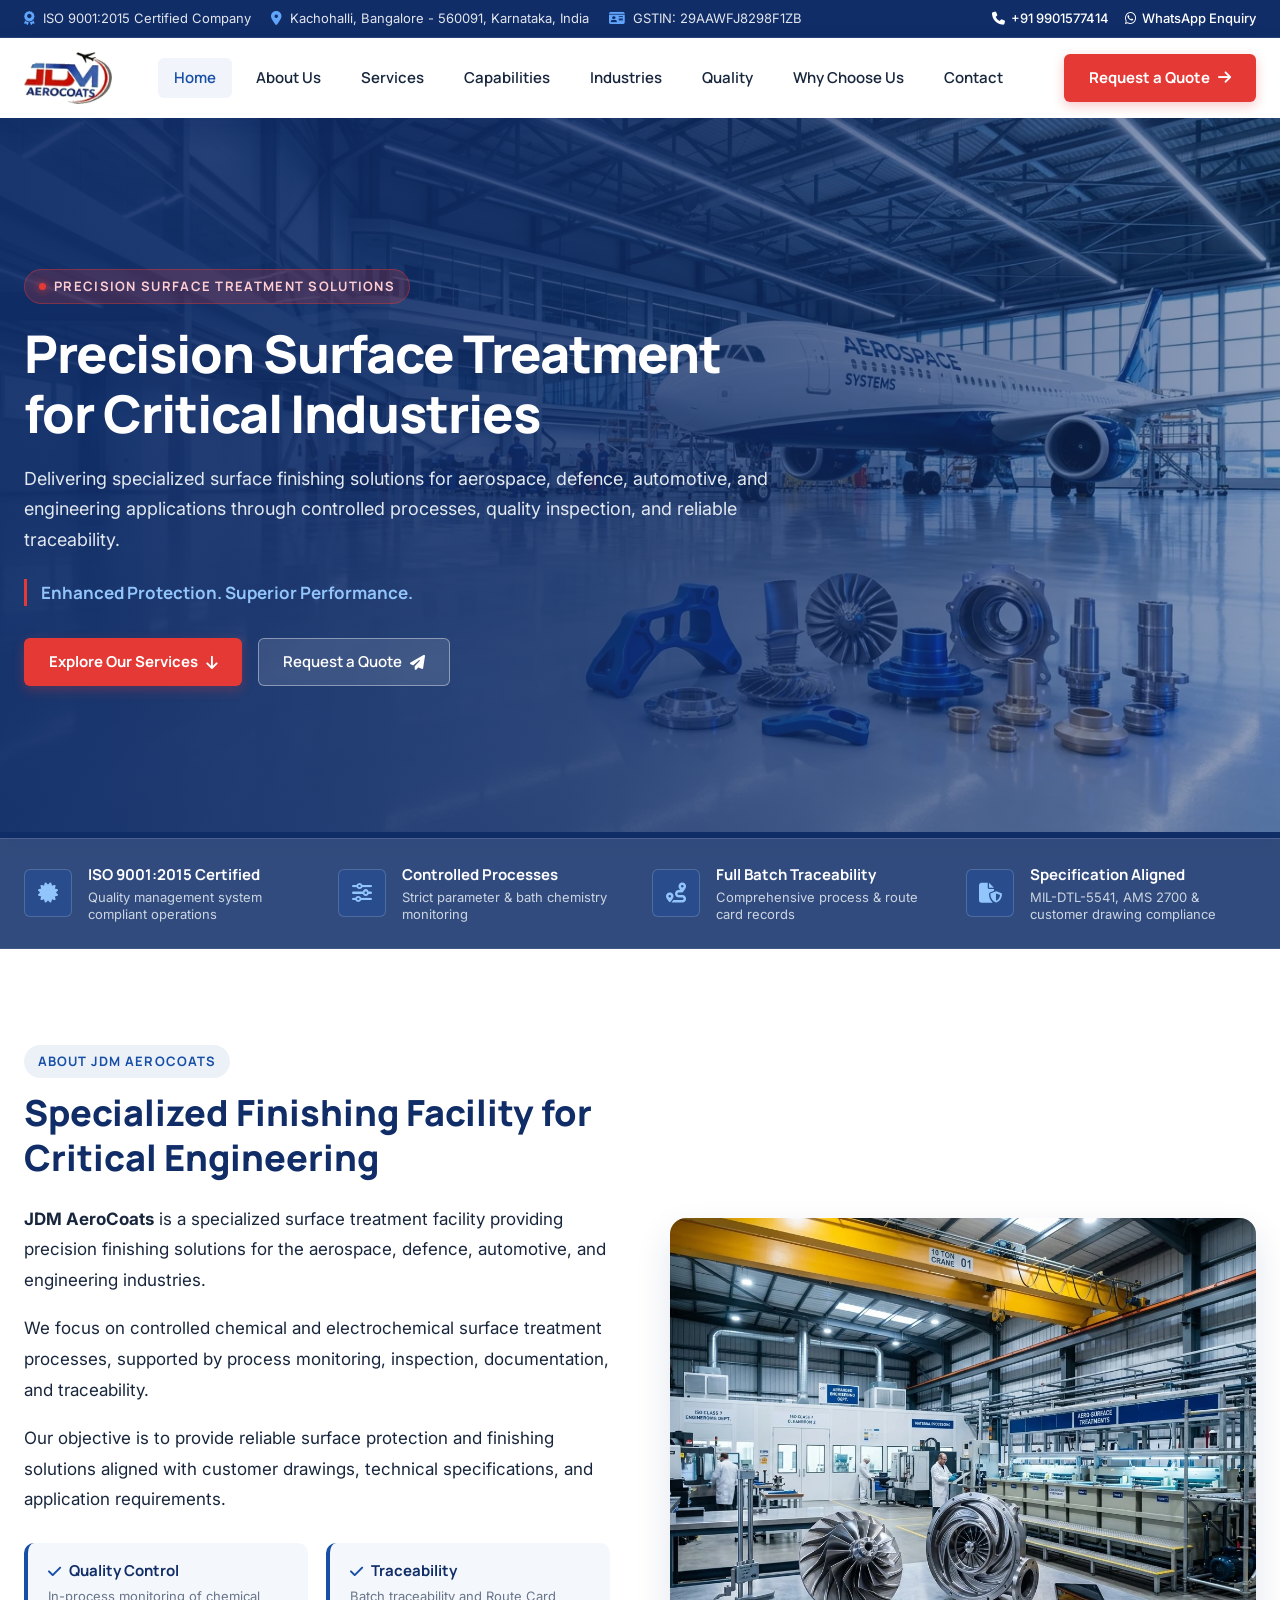
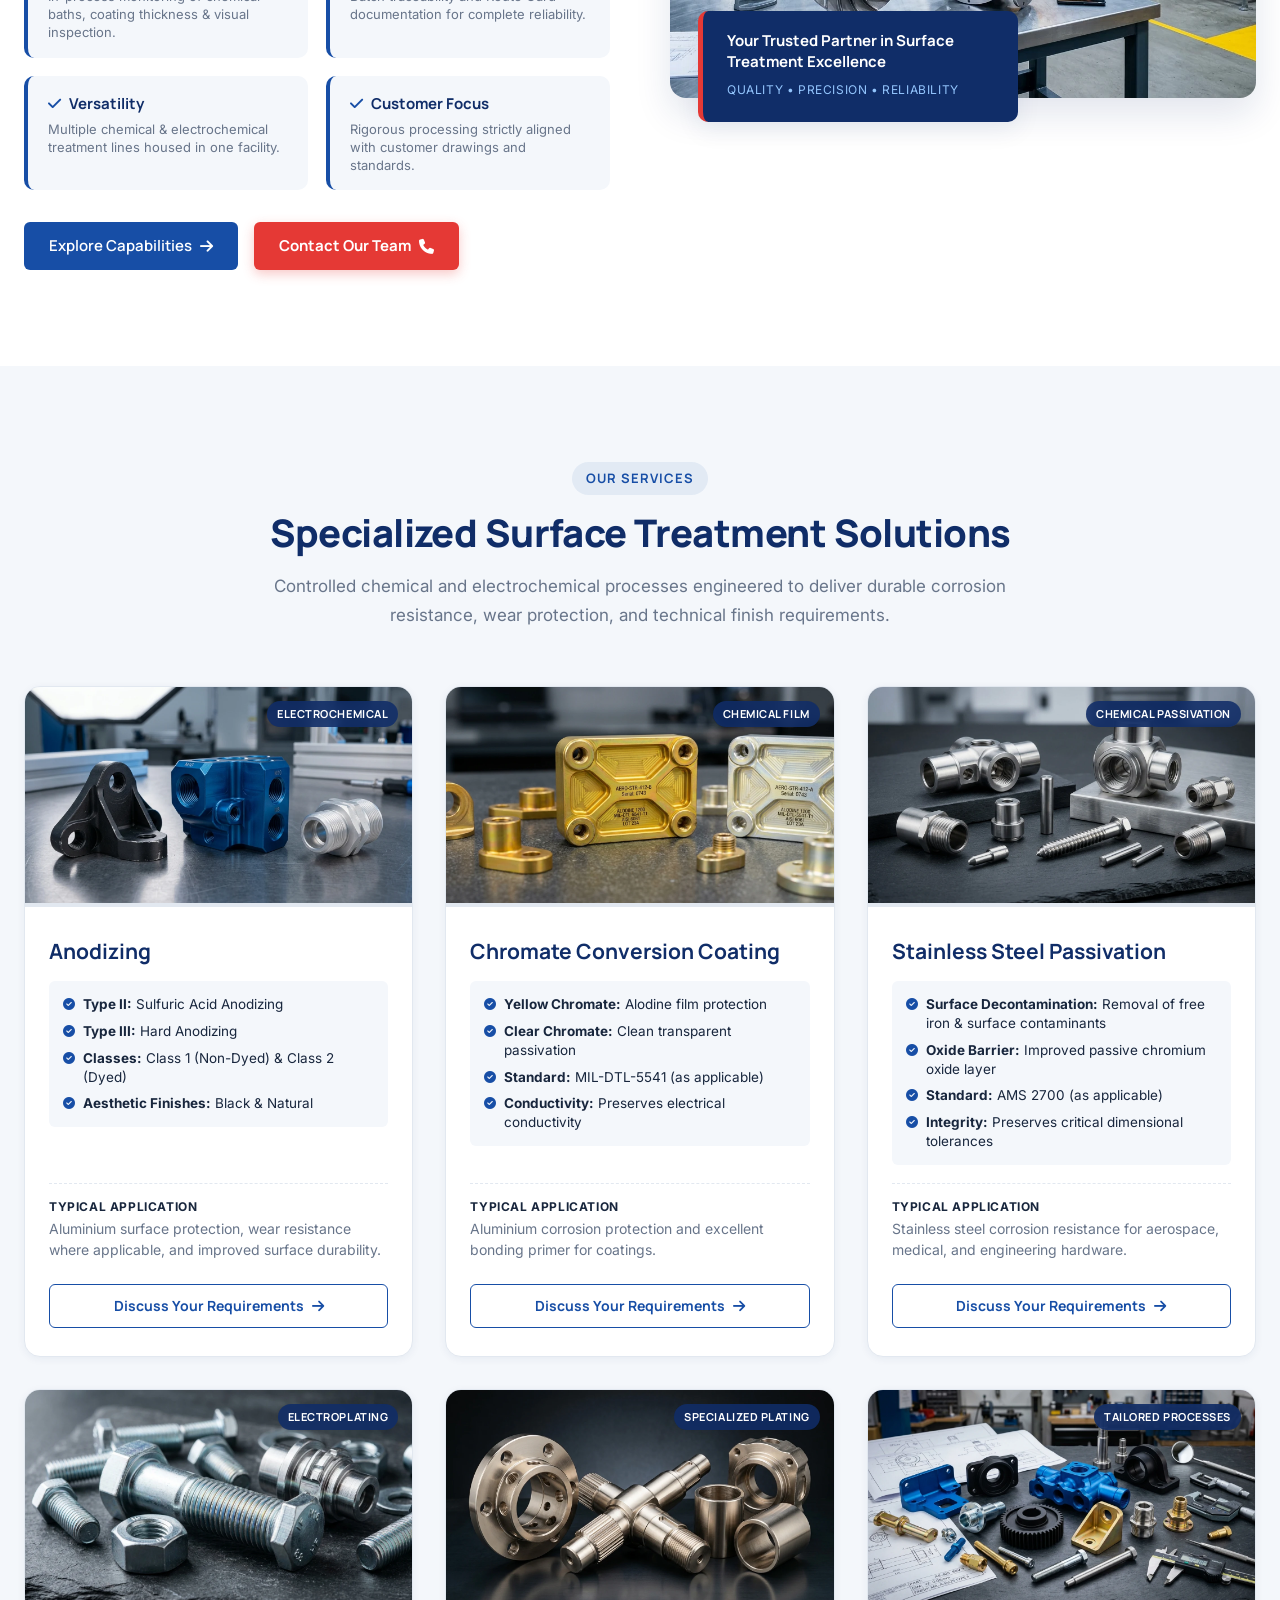
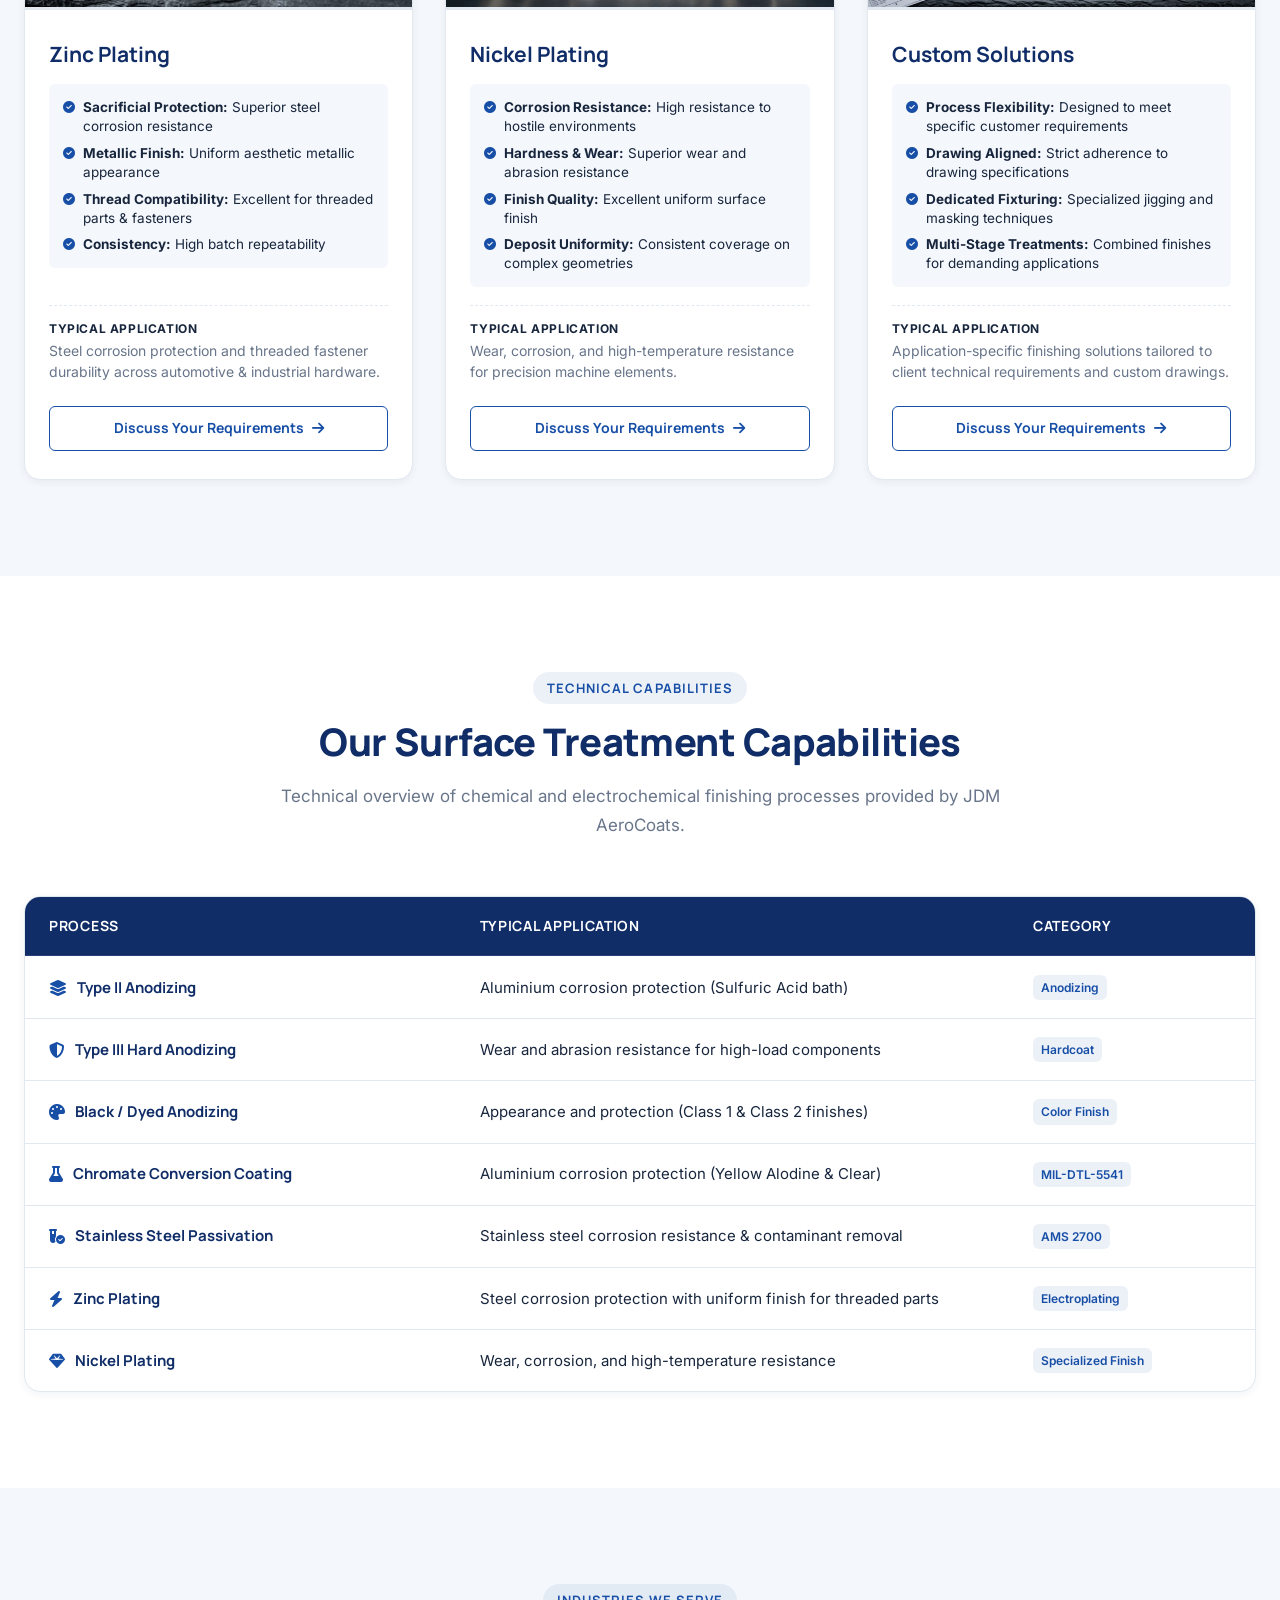
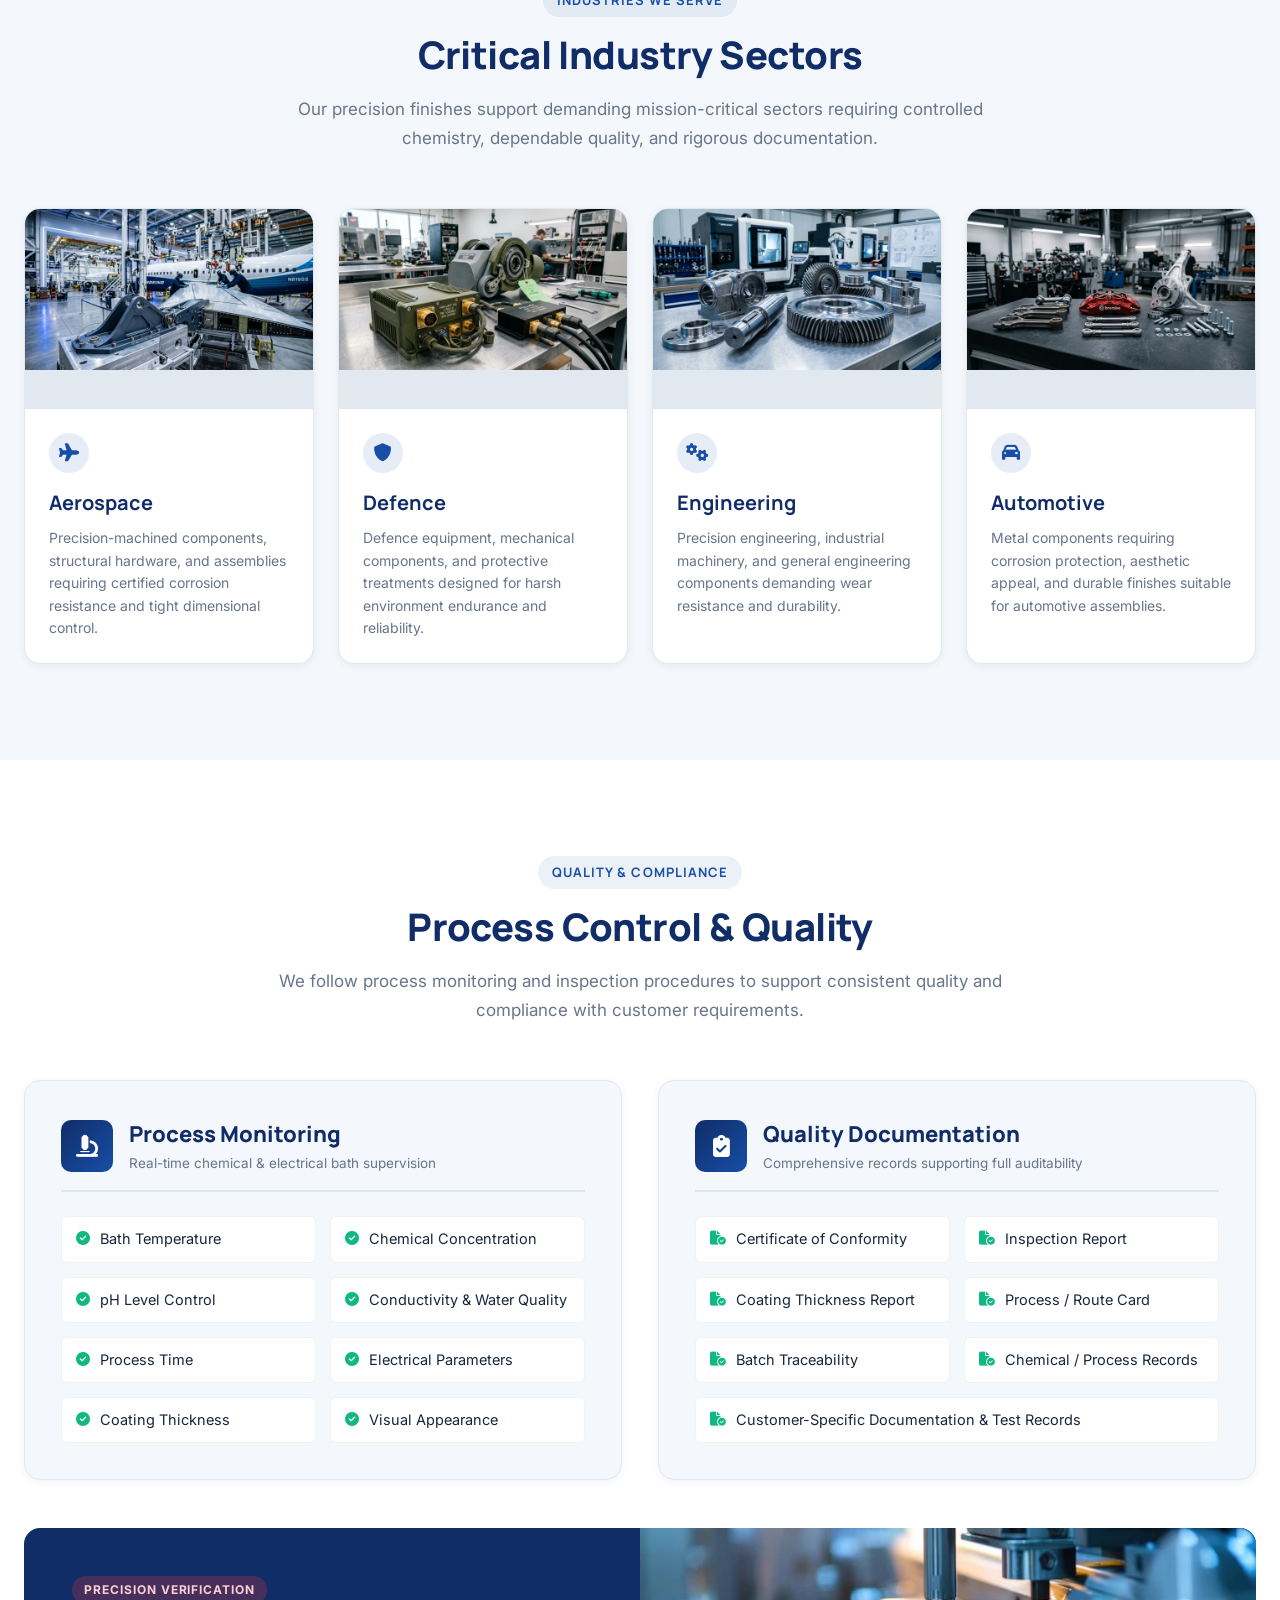
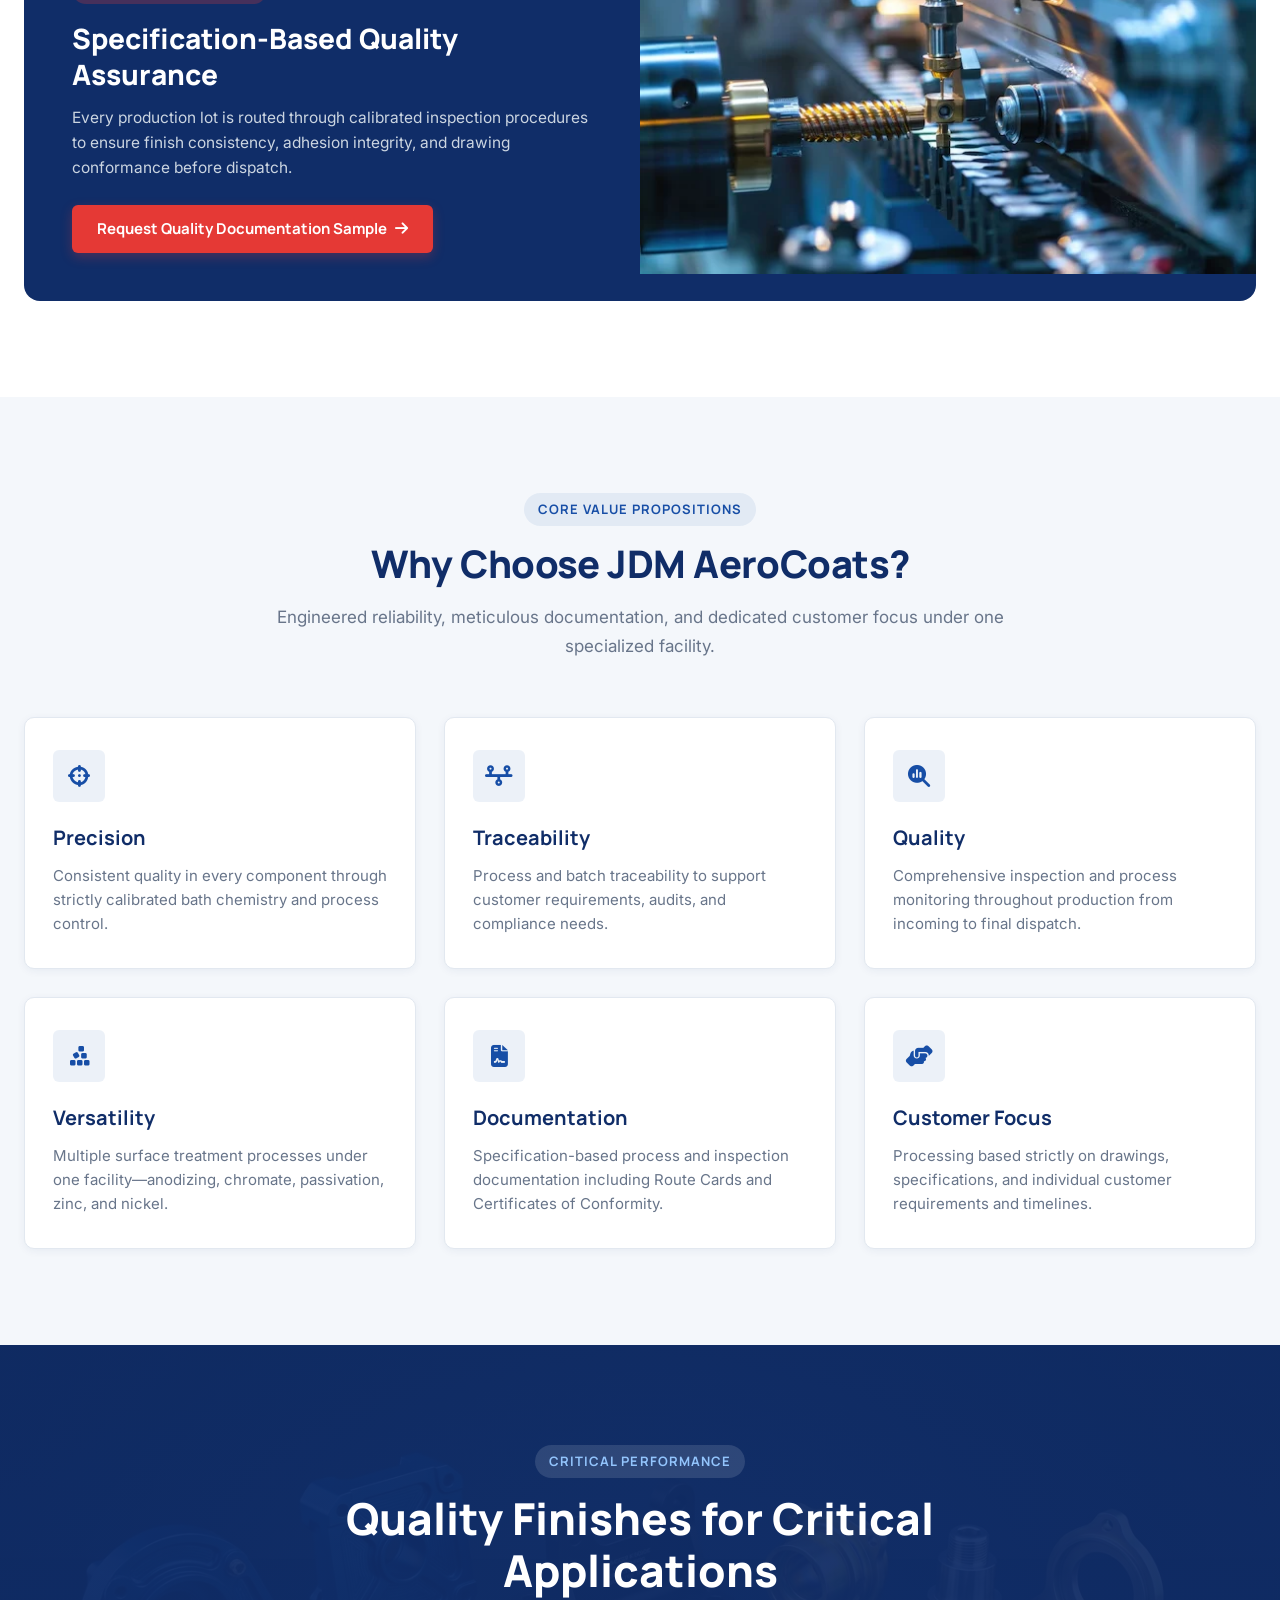
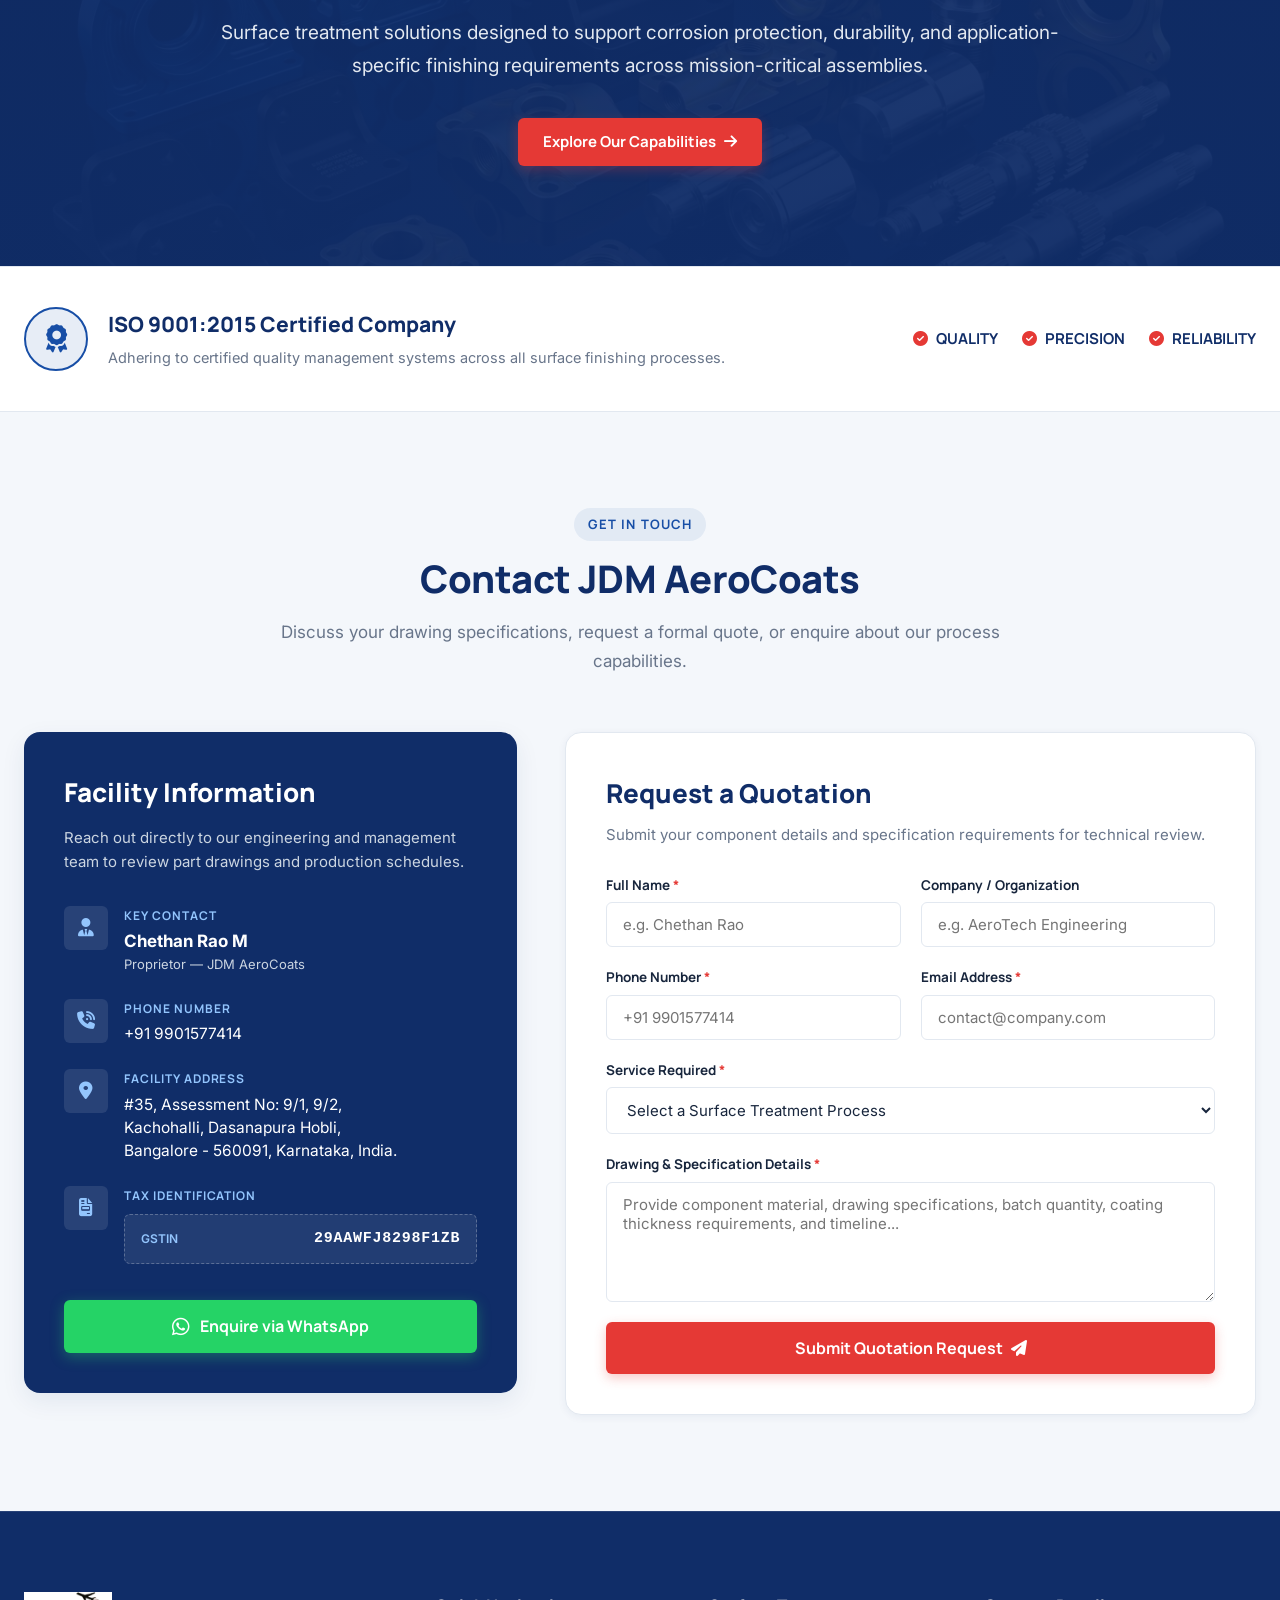
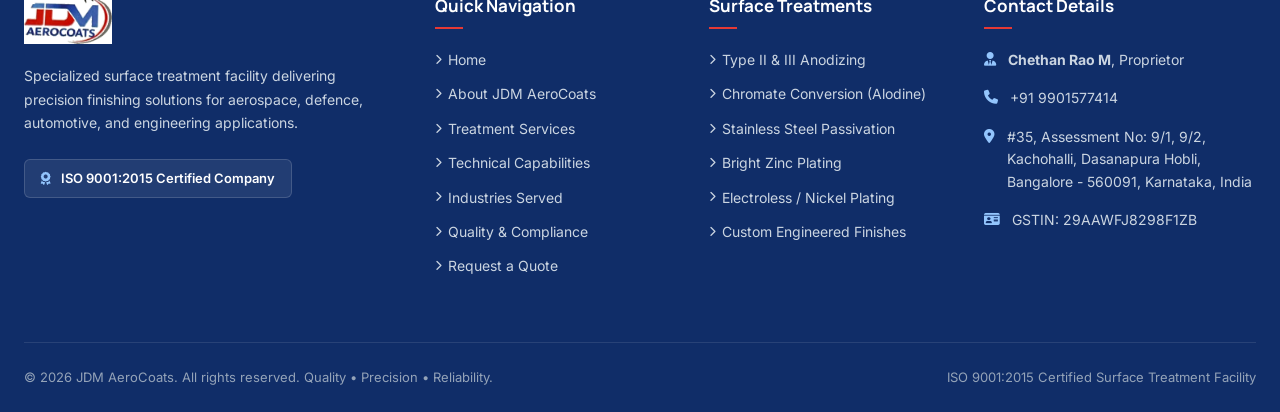
<file: index.html>
<!DOCTYPE html>
<html lang="en">
  <head>
    <meta charset="UTF-8" />
    <meta name="viewport" content="width=device-width, initial-scale=1.0" />
    <title>JDM AeroCoats | Precision Surface Treatment Solutions</title>
    <meta
      name="description"
      content="JDM AeroCoats provides specialized anodizing, chromate conversion coating, stainless steel passivation, zinc plating, and nickel plating solutions for aerospace, defence, automotive, and engineering applications."
    />
    <meta
      name="keywords"
      content="JDM AeroCoats, surface treatment, aerospace anodizing, Type II anodizing, Type III hard anodizing, chromate conversion, Alodine MIL-DTL-5541, stainless steel passivation AMS 2700, zinc plating, nickel plating, Bangalore surface finishing, ISO 9001:2015"
    />
    <meta name="author" content="JDM AeroCoats" />

    <!-- Open Graph Metadata -->
    <meta property="og:title" content="JDM AeroCoats | Precision Surface Treatment Solutions" />
    <meta
      property="og:description"
      content="Specialized surface finishing solutions for aerospace, defence, automotive, and engineering applications. ISO 9001:2015 Certified."
    />
    <meta property="og:type" content="website" />
    <meta property="og:image" content="img/jdm-aerocoats-hero.webp" />

    <!-- Favicon -->
    <link rel="icon" type="image/png" href="logo/jdm-aerocoats-logo.png" />
    <link rel="apple-touch-icon" href="logo/jdm-aerocoats-logo.png" />

    <!-- Google Fonts: Manrope (Headings) & Inter (Body) -->
    <link rel="preconnect" href="https://fonts.googleapis.com" />
    <link rel="preconnect" href="https://fonts.gstatic.com" crossorigin />
    <link
      href="https://fonts.googleapis.com/css2?family=Inter:wght@300;400;500;600;700&family=Manrope:wght@500;600;700;800&display=swap"
      rel="stylesheet"
    />

    <!-- Font Awesome Icons -->
    <link
      rel="stylesheet"
      href="https://cdnjs.cloudflare.com/ajax/libs/font-awesome/6.5.0/css/all.min.css"
    />

    <!-- Stylesheet -->
    <link rel="stylesheet" href="home.css" />
  </head>
  <body>
    <!-- Top Announcement & Contact Bar -->
    <div class="top-notice-bar">
      <div class="container top-notice-container">
        <div class="top-notice-left">
          <div class="top-notice-item">
            <i class="fa-solid fa-award"></i>
            <span>ISO 9001:2015 Certified Company</span>
          </div>
          <div class="top-notice-item">
            <i class="fa-solid fa-location-dot"></i>
            <span>Kachohalli, Bangalore - 560091, Karnataka, India</span>
          </div>
          <div class="top-notice-item">
            <i class="fa-solid fa-id-card"></i>
            <span>GSTIN: 29AAWFJ8298F1ZB</span>
          </div>
        </div>
        <div class="top-notice-right">
          <a href="tel:+919901577414" class="top-notice-link">
            <i class="fa-solid fa-phone"></i>
            <span>+91 9901577414</span>
          </a>
          <a
            href="https://wa.me/919901577414?text=Hello%20JDM%20AeroCoats%2C%20I%20would%20like%20to%20enquire%20about%20your%20surface%20treatment%20services."
            target="_blank"
            rel="noopener noreferrer"
            class="top-notice-link"
          >
            <i class="fa-brands fa-whatsapp"></i>
            <span>WhatsApp Enquiry</span>
          </a>
        </div>
      </div>
    </div>

    <!-- Navigation Bar -->
    <header class="navbar" id="mainNavbar">
      <div class="container navbar-container">
        <a href="#home" class="logo-link" title="JDM AeroCoats Home">
          <img
            src="logo/jdm-aerocoats-logo.png"
            alt="JDM AeroCoats Logo - Precision Surface Treatment Solutions"
            width="217"
            height="128"
          />
        </a>

        <!-- Desktop Navigation Links -->
        <nav class="nav-links" id="navLinks" aria-label="Main Navigation">
          <a href="#home" class="active">Home</a>
          <a href="#about">About Us</a>
          <a href="#services">Services</a>
          <a href="#capabilities">Capabilities</a>
          <a href="#industries">Industries</a>
          <a href="#quality">Quality</a>
          <a href="#why-us">Why Choose Us</a>
          <a href="#contact">Contact</a>
          <a href="#contact" class="btn-primary mobile-quote-btn" style="display: none;">
            Request a Quote
          </a>
        </nav>

        <!-- Navbar Action Button -->
        <div class="nav-actions">
          <a href="#contact" class="btn-primary">
            <span>Request a Quote</span>
            <i class="fa-solid fa-arrow-right"></i>
          </a>
          <button class="menu-toggle" id="menuToggle" aria-label="Toggle navigation menu" aria-expanded="false">
            <span class="hamburger-bar"></span>
            <span class="hamburger-bar"></span>
            <span class="hamburger-bar"></span>
          </button>
        </div>
      </div>
    </header>

    <!-- Main Content -->
    <main>
      <!-- Hero Section (Static High-Resolution Image, Zero Video) -->
      <section class="hero" id="home">
        <div class="hero-background">
          <picture>
            <source srcset="img/jdm-aerocoats-hero.webp" type="image/webp" />
            <img
              src="img/jdm-aerocoats-hero.jpg"
              alt="Aerospace Precision Surface Treatment and Modern Aircraft Manufacturing"
              width="1920"
              height="1080"
              fetchpriority="high"
            />
          </picture>
        </div>
        <div class="hero-overlay"></div>

        <div class="container" style="position: relative; z-index: 3;">
          <div class="hero-content">
            <div class="hero-eyebrow">
              <span class="dot"></span>
              <span>PRECISION SURFACE TREATMENT SOLUTIONS</span>
            </div>

            <h1>Precision Surface Treatment for Critical Industries</h1>

            <p class="hero-description">
              Delivering specialized surface finishing solutions for aerospace, defence, automotive, and engineering applications through controlled processes, quality inspection, and reliable traceability.
            </p>

            <div class="hero-supporting">
              Enhanced Protection. Superior Performance.
            </div>

            <div class="hero-buttons">
              <a href="#services" class="btn-primary">
                <span>Explore Our Services</span>
                <i class="fa-solid fa-arrow-down"></i>
              </a>
              <a href="#contact" class="btn-secondary">
                <span>Request a Quote</span>
                <i class="fa-solid fa-paper-plane"></i>
              </a>
            </div>
          </div>
        </div>
      </section>

      <!-- Hero Trust Badges Strip -->
      <section class="hero-trust-strip" aria-label="Key Highlights">
        <div class="container">
          <div class="hero-trust-grid">
            <div class="hero-trust-item">
              <div class="hero-trust-icon">
                <i class="fa-solid fa-certificate"></i>
              </div>
              <div class="hero-trust-text">
                <h4>ISO 9001:2015 Certified</h4>
                <p>Quality management system compliant operations</p>
              </div>
            </div>

            <div class="hero-trust-item">
              <div class="hero-trust-icon">
                <i class="fa-solid fa-sliders"></i>
              </div>
              <div class="hero-trust-text">
                <h4>Controlled Processes</h4>
                <p>Strict parameter & bath chemistry monitoring</p>
              </div>
            </div>

            <div class="hero-trust-item">
              <div class="hero-trust-icon">
                <i class="fa-solid fa-route"></i>
              </div>
              <div class="hero-trust-text">
                <h4>Full Batch Traceability</h4>
                <p>Comprehensive process & route card records</p>
              </div>
            </div>

            <div class="hero-trust-item">
              <div class="hero-trust-icon">
                <i class="fa-solid fa-file-shield"></i>
              </div>
              <div class="hero-trust-text">
                <h4>Specification Aligned</h4>
                <p>MIL-DTL-5541, AMS 2700 & customer drawing compliance</p>
              </div>
            </div>
          </div>
        </div>
      </section>

      <!-- About JDM AeroCoats Section -->
      <section class="section-padding about-section" id="about">
        <div class="container">
          <div class="about-grid">
            <div class="about-content">
              <span class="section-badge">ABOUT JDM AEROCOATS</span>
              <h2>Specialized Finishing Facility for Critical Engineering</h2>
              
              <p class="about-text">
                <strong>JDM AeroCoats</strong> is a specialized surface treatment facility providing precision finishing solutions for the aerospace, defence, automotive, and engineering industries.
              </p>

              <p class="about-text">
                We focus on controlled chemical and electrochemical surface treatment processes, supported by process monitoring, inspection, documentation, and traceability.
              </p>

              <p class="about-text">
                Our objective is to provide reliable surface protection and finishing solutions aligned with customer drawings, technical specifications, and application requirements.
              </p>

              <div class="about-highlights">
                <div class="about-highlight-card">
                  <h4><i class="fa-solid fa-check"></i> Quality Control</h4>
                  <p>In-process monitoring of chemical baths, coating thickness & visual inspection.</p>
                </div>
                <div class="about-highlight-card">
                  <h4><i class="fa-solid fa-check"></i> Traceability</h4>
                  <p>Batch traceability and Route Card documentation for complete reliability.</p>
                </div>
                <div class="about-highlight-card">
                  <h4><i class="fa-solid fa-check"></i> Versatility</h4>
                  <p>Multiple chemical & electrochemical treatment lines housed in one facility.</p>
                </div>
                <div class="about-highlight-card">
                  <h4><i class="fa-solid fa-check"></i> Customer Focus</h4>
                  <p>Rigorous processing strictly aligned with customer drawings and standards.</p>
                </div>
              </div>

              <div class="about-actions">
                <a href="#services" class="btn-corporate">
                  <span>Explore Capabilities</span>
                  <i class="fa-solid fa-arrow-right"></i>
                </a>
                <a href="#contact" class="btn-primary">
                  <span>Contact Our Team</span>
                  <i class="fa-solid fa-phone"></i>
                </a>
              </div>
            </div>

            <div class="about-visual">
              <div class="about-image-wrapper">
                <picture>
                  <source srcset="img/about-aerospace-facility.webp" type="image/webp" />
                  <img
                    src="img/about-aerospace-facility.jpg"
                    alt="JDM AeroCoats Aerospace Surface Treatment Facility and Precision Turbine Components"
                    loading="lazy"
                    width="800"
                    height="600"
                  />
                </picture>
              </div>

              <div class="about-floating-badge">
                <p>Your Trusted Partner in Surface Treatment Excellence</p>
                <small>Quality • Precision • Reliability</small>
              </div>
            </div>
          </div>
        </div>
      </section>

      <!-- Our Services Section -->
      <section class="section-padding services-section" id="services">
        <div class="container">
          <div class="section-header">
            <span class="section-badge">OUR SERVICES</span>
            <h2 class="section-title">Specialized Surface Treatment Solutions</h2>
            <p class="section-description">
              Controlled chemical and electrochemical processes engineered to deliver durable corrosion resistance, wear protection, and technical finish requirements.
            </p>
          </div>

          <div class="services-grid">
            <!-- Service A: Anodizing -->
            <article class="service-card">
              <div class="service-image">
                <picture>
                  <source srcset="img/anodizing-components.webp" type="image/webp" />
                  <img
                    src="img/anodizing-components.jpg"
                    alt="Type II and Type III Anodized Aluminium Aerospace Components"
                    loading="lazy"
                    width="600"
                    height="400"
                  />
                </picture>
                <span class="service-badge">Electrochemical</span>
              </div>
              <div class="service-body">
                <h3 class="service-title">Anodizing</h3>
                <div class="service-specs">
                  <div class="service-spec-item">
                    <i class="fa-solid fa-circle-check"></i>
                    <span><strong>Type II:</strong> Sulfuric Acid Anodizing</span>
                  </div>
                  <div class="service-spec-item">
                    <i class="fa-solid fa-circle-check"></i>
                    <span><strong>Type III:</strong> Hard Anodizing</span>
                  </div>
                  <div class="service-spec-item">
                    <i class="fa-solid fa-circle-check"></i>
                    <span><strong>Classes:</strong> Class 1 (Non-Dyed) & Class 2 (Dyed)</span>
                  </div>
                  <div class="service-spec-item">
                    <i class="fa-solid fa-circle-check"></i>
                    <span><strong>Aesthetic Finishes:</strong> Black & Natural</span>
                  </div>
                </div>
                <div class="service-application">
                  <strong>Typical Application</strong>
                  Aluminium surface protection, wear resistance where applicable, and improved surface durability.
                </div>
                <a href="#contact" class="service-cta" data-service="Anodizing">
                  <span>Discuss Your Requirements</span>
                  <i class="fa-solid fa-arrow-right"></i>
                </a>
              </div>
            </article>

            <!-- Service B: Chromate Conversion Coating -->
            <article class="service-card">
              <div class="service-image">
                <picture>
                  <source srcset="img/chromate-conversion.webp" type="image/webp" />
                  <img
                    src="img/chromate-conversion.jpg"
                    alt="Chromate Conversion Coated Aerospace Aluminium Components with Alodine Finish"
                    loading="lazy"
                    width="600"
                    height="400"
                  />
                </picture>
                <span class="service-badge">Chemical Film</span>
              </div>
              <div class="service-body">
                <h3 class="service-title">Chromate Conversion Coating</h3>
                <div class="service-specs">
                  <div class="service-spec-item">
                    <i class="fa-solid fa-circle-check"></i>
                    <span><strong>Yellow Chromate:</strong> Alodine film protection</span>
                  </div>
                  <div class="service-spec-item">
                    <i class="fa-solid fa-circle-check"></i>
                    <span><strong>Clear Chromate:</strong> Clean transparent passivation</span>
                  </div>
                  <div class="service-spec-item">
                    <i class="fa-solid fa-circle-check"></i>
                    <span><strong>Standard:</strong> MIL-DTL-5541 (as applicable)</span>
                  </div>
                  <div class="service-spec-item">
                    <i class="fa-solid fa-circle-check"></i>
                    <span><strong>Conductivity:</strong> Preserves electrical conductivity</span>
                  </div>
                </div>
                <div class="service-application">
                  <strong>Typical Application</strong>
                  Aluminium corrosion protection and excellent bonding primer for coatings.
                </div>
                <a href="#contact" class="service-cta" data-service="Chromate Conversion Coating">
                  <span>Discuss Your Requirements</span>
                  <i class="fa-solid fa-arrow-right"></i>
                </a>
              </div>
            </article>

            <!-- Service C: Stainless Steel Passivation -->
            <article class="service-card">
              <div class="service-image">
                <picture>
                  <source srcset="img/stainless-steel-passivation.webp" type="image/webp" />
                  <img
                    src="img/stainless-steel-passivation.jpg"
                    alt="Precision Passivated Stainless Steel Machined Parts under AMS 2700"
                    loading="lazy"
                    width="600"
                    height="400"
                  />
                </picture>
                <span class="service-badge">Chemical Passivation</span>
              </div>
              <div class="service-body">
                <h3 class="service-title">Stainless Steel Passivation</h3>
                <div class="service-specs">
                  <div class="service-spec-item">
                    <i class="fa-solid fa-circle-check"></i>
                    <span><strong>Surface Decontamination:</strong> Removal of free iron & surface contaminants</span>
                  </div>
                  <div class="service-spec-item">
                    <i class="fa-solid fa-circle-check"></i>
                    <span><strong>Oxide Barrier:</strong> Improved passive chromium oxide layer</span>
                  </div>
                  <div class="service-spec-item">
                    <i class="fa-solid fa-circle-check"></i>
                    <span><strong>Standard:</strong> AMS 2700 (as applicable)</span>
                  </div>
                  <div class="service-spec-item">
                    <i class="fa-solid fa-circle-check"></i>
                    <span><strong>Integrity:</strong> Preserves critical dimensional tolerances</span>
                  </div>
                </div>
                <div class="service-application">
                  <strong>Typical Application</strong>
                  Stainless steel corrosion resistance for aerospace, medical, and engineering hardware.
                </div>
                <a href="#contact" class="service-cta" data-service="Stainless Steel Passivation">
                  <span>Discuss Your Requirements</span>
                  <i class="fa-solid fa-arrow-right"></i>
                </a>
              </div>
            </article>

            <!-- Service D: Zinc Plating -->
            <article class="service-card">
              <div class="service-image">
                <picture>
                  <source srcset="img/zinc-plating-components.webp" type="image/webp" />
                  <img
                    src="img/zinc-plating-components.jpg"
                    alt="Bright Zinc Plated Fasteners and Precision Threaded Components"
                    loading="lazy"
                    width="600"
                    height="400"
                  />
                </picture>
                <span class="service-badge">Electroplating</span>
              </div>
              <div class="service-body">
                <h3 class="service-title">Zinc Plating</h3>
                <div class="service-specs">
                  <div class="service-spec-item">
                    <i class="fa-solid fa-circle-check"></i>
                    <span><strong>Sacrificial Protection:</strong> Superior steel corrosion resistance</span>
                  </div>
                  <div class="service-spec-item">
                    <i class="fa-solid fa-circle-check"></i>
                    <span><strong>Metallic Finish:</strong> Uniform aesthetic metallic appearance</span>
                  </div>
                  <div class="service-spec-item">
                    <i class="fa-solid fa-circle-check"></i>
                    <span><strong>Thread Compatibility:</strong> Excellent for threaded parts & fasteners</span>
                  </div>
                  <div class="service-spec-item">
                    <i class="fa-solid fa-circle-check"></i>
                    <span><strong>Consistency:</strong> High batch repeatability</span>
                  </div>
                </div>
                <div class="service-application">
                  <strong>Typical Application</strong>
                  Steel corrosion protection and threaded fastener durability across automotive & industrial hardware.
                </div>
                <a href="#contact" class="service-cta" data-service="Zinc Plating">
                  <span>Discuss Your Requirements</span>
                  <i class="fa-solid fa-arrow-right"></i>
                </a>
              </div>
            </article>

            <!-- Service E: Nickel Plating -->
            <article class="service-card">
              <div class="service-image">
                <picture>
                  <source srcset="img/nickel-plating-components.webp" type="image/webp" />
                  <img
                    src="img/nickel-plating-components.jpg"
                    alt="Electroless Nickel Plated Precision Bushings and Mechanical Parts"
                    loading="lazy"
                    width="600"
                    height="400"
                  />
                </picture>
                <span class="service-badge">Specialized Plating</span>
              </div>
              <div class="service-body">
                <h3 class="service-title">Nickel Plating</h3>
                <div class="service-specs">
                  <div class="service-spec-item">
                    <i class="fa-solid fa-circle-check"></i>
                    <span><strong>Corrosion Resistance:</strong> High resistance to hostile environments</span>
                  </div>
                  <div class="service-spec-item">
                    <i class="fa-solid fa-circle-check"></i>
                    <span><strong>Hardness & Wear:</strong> Superior wear and abrasion resistance</span>
                  </div>
                  <div class="service-spec-item">
                    <i class="fa-solid fa-circle-check"></i>
                    <span><strong>Finish Quality:</strong> Excellent uniform surface finish</span>
                  </div>
                  <div class="service-spec-item">
                    <i class="fa-solid fa-circle-check"></i>
                    <span><strong>Deposit Uniformity:</strong> Consistent coverage on complex geometries</span>
                  </div>
                </div>
                <div class="service-application">
                  <strong>Typical Application</strong>
                  Wear, corrosion, and high-temperature resistance for precision machine elements.
                </div>
                <a href="#contact" class="service-cta" data-service="Nickel Plating">
                  <span>Discuss Your Requirements</span>
                  <i class="fa-solid fa-arrow-right"></i>
                </a>
              </div>
            </article>

            <!-- Service F: Custom Solutions -->
            <article class="service-card">
              <div class="service-image">
                <picture>
                  <source srcset="img/custom-surface-treatment.webp" type="image/webp" />
                  <img
                    src="img/custom-surface-treatment.jpg"
                    alt="Custom Surface Treatment Solutions for Tailored Engineering Specifications"
                    loading="lazy"
                    width="600"
                    height="400"
                  />
                </picture>
                <span class="service-badge">Tailored Processes</span>
              </div>
              <div class="service-body">
                <h3 class="service-title">Custom Solutions</h3>
                <div class="service-specs">
                  <div class="service-spec-item">
                    <i class="fa-solid fa-circle-check"></i>
                    <span><strong>Process Flexibility:</strong> Designed to meet specific customer requirements</span>
                  </div>
                  <div class="service-spec-item">
                    <i class="fa-solid fa-circle-check"></i>
                    <span><strong>Drawing Aligned:</strong> Strict adherence to drawing specifications</span>
                  </div>
                  <div class="service-spec-item">
                    <i class="fa-solid fa-circle-check"></i>
                    <span><strong>Dedicated Fixturing:</strong> Specialized jigging and masking techniques</span>
                  </div>
                  <div class="service-spec-item">
                    <i class="fa-solid fa-circle-check"></i>
                    <span><strong>Multi-Stage Treatments:</strong> Combined finishes for demanding applications</span>
                  </div>
                </div>
                <div class="service-application">
                  <strong>Typical Application</strong>
                  Application-specific finishing solutions tailored to client technical requirements and custom drawings.
                </div>
                <a href="#contact" class="service-cta" data-service="Custom Solutions">
                  <span>Discuss Your Requirements</span>
                  <i class="fa-solid fa-arrow-right"></i>
                </a>
              </div>
            </article>
          </div>
        </div>
      </section>

      <!-- Our Surface Treatment Capabilities Technical Table -->
      <section class="section-padding capabilities-section" id="capabilities">
        <div class="container">
          <div class="section-header">
            <span class="section-badge">TECHNICAL CAPABILITIES</span>
            <h2 class="section-title">Our Surface Treatment Capabilities</h2>
            <p class="section-description">
              Technical overview of chemical and electrochemical finishing processes provided by JDM AeroCoats.
            </p>
          </div>

          <!-- Desktop & Tablet Technical Table -->
          <div class="capabilities-table-wrapper">
            <table class="capabilities-table" aria-label="Surface Treatment Capabilities">
              <thead>
                <tr>
                  <th scope="col" style="width: 35%;">Process</th>
                  <th scope="col" style="width: 45%;">Typical Application</th>
                  <th scope="col" style="width: 20%;">Category</th>
                </tr>
              </thead>
              <tbody>
                <tr>
                  <td>
                    <div class="capability-process-name">
                      <i class="fa-solid fa-layer-group"></i>
                      <span>Type II Anodizing</span>
                    </div>
                  </td>
                  <td>Aluminium corrosion protection (Sulfuric Acid bath)</td>
                  <td><span class="capability-tag">Anodizing</span></td>
                </tr>
                <tr>
                  <td>
                    <div class="capability-process-name">
                      <i class="fa-solid fa-shield-halved"></i>
                      <span>Type III Hard Anodizing</span>
                    </div>
                  </td>
                  <td>Wear and abrasion resistance for high-load components</td>
                  <td><span class="capability-tag">Hardcoat</span></td>
                </tr>
                <tr>
                  <td>
                    <div class="capability-process-name">
                      <i class="fa-solid fa-palette"></i>
                      <span>Black / Dyed Anodizing</span>
                    </div>
                  </td>
                  <td>Appearance and protection (Class 1 & Class 2 finishes)</td>
                  <td><span class="capability-tag">Color Finish</span></td>
                </tr>
                <tr>
                  <td>
                    <div class="capability-process-name">
                      <i class="fa-solid fa-flask"></i>
                      <span>Chromate Conversion Coating</span>
                    </div>
                  </td>
                  <td>Aluminium corrosion protection (Yellow Alodine & Clear)</td>
                  <td><span class="capability-tag">MIL-DTL-5541</span></td>
                </tr>
                <tr>
                  <td>
                    <div class="capability-process-name">
                      <i class="fa-solid fa-vial-circle-check"></i>
                      <span>Stainless Steel Passivation</span>
                    </div>
                  </td>
                  <td>Stainless steel corrosion resistance & contaminant removal</td>
                  <td><span class="capability-tag">AMS 2700</span></td>
                </tr>
                <tr>
                  <td>
                    <div class="capability-process-name">
                      <i class="fa-solid fa-bolt"></i>
                      <span>Zinc Plating</span>
                    </div>
                  </td>
                  <td>Steel corrosion protection with uniform finish for threaded parts</td>
                  <td><span class="capability-tag">Electroplating</span></td>
                </tr>
                <tr>
                  <td>
                    <div class="capability-process-name">
                      <i class="fa-solid fa-gem"></i>
                      <span>Nickel Plating</span>
                    </div>
                  </td>
                  <td>Wear, corrosion, and high-temperature resistance</td>
                  <td><span class="capability-tag">Specialized Finish</span></td>
                </tr>
              </tbody>
            </table>
          </div>

          <!-- Mobile Cards View for Small Screens -->
          <div class="capabilities-mobile-cards">
            <div class="capability-mobile-card">
              <div class="capability-mobile-header">
                <i class="fa-solid fa-layer-group" style="color: var(--corporate-blue);"></i>
                <h4>Type II Anodizing</h4>
              </div>
              <p class="capability-mobile-app"><strong>Typical Application:</strong> Aluminium corrosion protection</p>
              <span class="capability-tag">Sulfuric Acid Bath</span>
            </div>

            <div class="capability-mobile-card">
              <div class="capability-mobile-header">
                <i class="fa-solid fa-shield-halved" style="color: var(--corporate-blue);"></i>
                <h4>Type III Hard Anodizing</h4>
              </div>
              <p class="capability-mobile-app"><strong>Typical Application:</strong> Wear and abrasion resistance</p>
              <span class="capability-tag">Wear Resistant</span>
            </div>

            <div class="capability-mobile-card">
              <div class="capability-mobile-header">
                <i class="fa-solid fa-palette" style="color: var(--corporate-blue);"></i>
                <h4>Black / Dyed Anodizing</h4>
              </div>
              <p class="capability-mobile-app"><strong>Typical Application:</strong> Appearance and protection</p>
              <span class="capability-tag">Class 1 & 2 Dyed</span>
            </div>

            <div class="capability-mobile-card">
              <div class="capability-mobile-header">
                <i class="fa-solid fa-flask" style="color: var(--corporate-blue);"></i>
                <h4>Chromate Conversion Coating</h4>
              </div>
              <p class="capability-mobile-app"><strong>Typical Application:</strong> Aluminium corrosion protection</p>
              <span class="capability-tag">MIL-DTL-5541</span>
            </div>

            <div class="capability-mobile-card">
              <div class="capability-mobile-header">
                <i class="fa-solid fa-vial-circle-check" style="color: var(--corporate-blue);"></i>
                <h4>Stainless Steel Passivation</h4>
              </div>
              <p class="capability-mobile-app"><strong>Typical Application:</strong> Stainless steel corrosion resistance</p>
              <span class="capability-tag">AMS 2700</span>
            </div>

            <div class="capability-mobile-card">
              <div class="capability-mobile-header">
                <i class="fa-solid fa-bolt" style="color: var(--corporate-blue);"></i>
                <h4>Zinc Plating</h4>
              </div>
              <p class="capability-mobile-app"><strong>Typical Application:</strong> Steel corrosion protection</p>
              <span class="capability-tag">Threaded Parts</span>
            </div>

            <div class="capability-mobile-card">
              <div class="capability-mobile-header">
                <i class="fa-solid fa-gem" style="color: var(--corporate-blue);"></i>
                <h4>Nickel Plating</h4>
              </div>
              <p class="capability-mobile-app"><strong>Typical Application:</strong> Wear, corrosion, and high-temperature resistance</p>
              <span class="capability-tag">Uniform Deposit</span>
            </div>
          </div>
        </div>
      </section>

      <!-- Industries We Serve Section -->
      <section class="section-padding industries-section" id="industries">
        <div class="container">
          <div class="section-header">
            <span class="section-badge">INDUSTRIES WE SERVE</span>
            <h2 class="section-title">Critical Industry Sectors</h2>
            <p class="section-description">
              Our precision finishes support demanding mission-critical sectors requiring controlled chemistry, dependable quality, and rigorous documentation.
            </p>
          </div>

          <div class="industries-grid">
            <!-- Aerospace -->
            <article class="industry-card">
              <div class="industry-image">
                <picture>
                  <source srcset="img/aerospace-industry.webp" type="image/webp" />
                  <img
                    src="img/aerospace-industry.jpg"
                    alt="Aerospace Precision Components and Aircraft Hardware Finishing"
                    loading="lazy"
                    width="400"
                    height="300"
                  />
                </picture>
              </div>
              <div class="industry-body">
                <div class="industry-icon-pill">
                  <i class="fa-solid fa-plane"></i>
                </div>
                <h3 class="industry-title">Aerospace</h3>
                <p class="industry-desc">
                  Precision-machined components, structural hardware, and assemblies requiring certified corrosion resistance and tight dimensional control.
                </p>
              </div>
            </article>

            <!-- Defence -->
            <article class="industry-card">
              <div class="industry-image">
                <picture>
                  <source srcset="img/defence-engineering.webp" type="image/webp" />
                  <img
                    src="img/defence-engineering.jpg"
                    alt="Defence Industrial Equipment and Precision Mechanical Assemblies"
                    loading="lazy"
                    width="400"
                    height="300"
                  />
                </picture>
              </div>
              <div class="industry-body">
                <div class="industry-icon-pill">
                  <i class="fa-solid fa-shield"></i>
                </div>
                <h3 class="industry-title">Defence</h3>
                <p class="industry-desc">
                  Defence equipment, mechanical components, and protective treatments designed for harsh environment endurance and reliability.
                </p>
              </div>
            </article>

            <!-- Engineering -->
            <article class="industry-card">
              <div class="industry-image">
                <picture>
                  <source srcset="img/precision-engineering.webp" type="image/webp" />
                  <img
                    src="img/precision-engineering.jpg"
                    alt="Precision Engineering Machined Components, Gears, and Flanges"
                    loading="lazy"
                    width="400"
                    height="300"
                  />
                </picture>
              </div>
              <div class="industry-body">
                <div class="industry-icon-pill">
                  <i class="fa-solid fa-gears"></i>
                </div>
                <h3 class="industry-title">Engineering</h3>
                <p class="industry-desc">
                  Precision engineering, industrial machinery, and general engineering components demanding wear resistance and durability.
                </p>
              </div>
            </article>

            <!-- Automotive -->
            <article class="industry-card">
              <div class="industry-image">
                <picture>
                  <source srcset="img/automotive-components.webp" type="image/webp" />
                  <img
                    src="img/automotive-components.jpg"
                    alt="Automotive Performance and Powertrain Metal Components"
                    loading="lazy"
                    width="400"
                    height="300"
                  />
                </picture>
              </div>
              <div class="industry-body">
                <div class="industry-icon-pill">
                  <i class="fa-solid fa-car"></i>
                </div>
                <h3 class="industry-title">Automotive</h3>
                <p class="industry-desc">
                  Metal components requiring corrosion protection, aesthetic appeal, and durable finishes suitable for automotive assemblies.
                </p>
              </div>
            </article>
          </div>
        </div>
      </section>

      <!-- Process Control & Quality Section -->
      <section class="section-padding quality-section" id="quality">
        <div class="container">
          <div class="section-header">
            <span class="section-badge">QUALITY & COMPLIANCE</span>
            <h2 class="section-title">Process Control & Quality</h2>
            <p class="section-description">
              We follow process monitoring and inspection procedures to support consistent quality and compliance with customer requirements.
            </p>
          </div>

          <div class="quality-grid">
            <!-- Process Monitoring Card -->
            <div class="quality-dashboard-card">
              <div class="quality-card-header">
                <div class="quality-card-icon">
                  <i class="fa-solid fa-microscope"></i>
                </div>
                <div>
                  <h3>Process Monitoring</h3>
                  <p>Real-time chemical & electrical bath supervision</p>
                </div>
              </div>

              <div class="quality-checklist">
                <div class="quality-check-item">
                  <i class="fa-solid fa-circle-check"></i>
                  <span>Bath Temperature</span>
                </div>
                <div class="quality-check-item">
                  <i class="fa-solid fa-circle-check"></i>
                  <span>Chemical Concentration</span>
                </div>
                <div class="quality-check-item">
                  <i class="fa-solid fa-circle-check"></i>
                  <span>pH Level Control</span>
                </div>
                <div class="quality-check-item">
                  <i class="fa-solid fa-circle-check"></i>
                  <span>Conductivity & Water Quality</span>
                </div>
                <div class="quality-check-item">
                  <i class="fa-solid fa-circle-check"></i>
                  <span>Process Time</span>
                </div>
                <div class="quality-check-item">
                  <i class="fa-solid fa-circle-check"></i>
                  <span>Electrical Parameters</span>
                </div>
                <div class="quality-check-item">
                  <i class="fa-solid fa-circle-check"></i>
                  <span>Coating Thickness</span>
                </div>
                <div class="quality-check-item">
                  <i class="fa-solid fa-circle-check"></i>
                  <span>Visual Appearance</span>
                </div>
              </div>
            </div>

            <!-- Quality Documentation Card -->
            <div class="quality-dashboard-card">
              <div class="quality-card-header">
                <div class="quality-card-icon">
                  <i class="fa-solid fa-clipboard-check"></i>
                </div>
                <div>
                  <h3>Quality Documentation</h3>
                  <p>Comprehensive records supporting full auditability</p>
                </div>
              </div>

              <div class="quality-checklist">
                <div class="quality-check-item">
                  <i class="fa-solid fa-file-circle-check"></i>
                  <span>Certificate of Conformity</span>
                </div>
                <div class="quality-check-item">
                  <i class="fa-solid fa-file-circle-check"></i>
                  <span>Inspection Report</span>
                </div>
                <div class="quality-check-item">
                  <i class="fa-solid fa-file-circle-check"></i>
                  <span>Coating Thickness Report</span>
                </div>
                <div class="quality-check-item">
                  <i class="fa-solid fa-file-circle-check"></i>
                  <span>Process / Route Card</span>
                </div>
                <div class="quality-check-item">
                  <i class="fa-solid fa-file-circle-check"></i>
                  <span>Batch Traceability</span>
                </div>
                <div class="quality-check-item">
                  <i class="fa-solid fa-file-circle-check"></i>
                  <span>Chemical / Process Records</span>
                </div>
                <div class="quality-check-item" style="grid-column: span 2;">
                  <i class="fa-solid fa-file-circle-check"></i>
                  <span>Customer-Specific Documentation & Test Records</span>
                </div>
              </div>
            </div>
          </div>

          <!-- Bottom Visual Strip -->
          <div class="quality-visual-strip">
            <div class="quality-visual-content">
              <span class="badge">PRECISION VERIFICATION</span>
              <h3>Specification-Based Quality Assurance</h3>
              <p>
                Every production lot is routed through calibrated inspection procedures to ensure finish consistency, adhesion integrity, and drawing conformance before dispatch.
              </p>
              <a href="#contact" class="btn-primary">
                <span>Request Quality Documentation Sample</span>
                <i class="fa-solid fa-arrow-right"></i>
              </a>
            </div>
            <div class="quality-visual-image">
              <picture>
                <source srcset="img/quality-inspection.webp" type="image/webp" />
                <img
                  src="img/quality-inspection.jpg"
                  alt="Precision Inspection and Process Control at JDM AeroCoats"
                  loading="lazy"
                  width="600"
                  height="400"
                />
              </picture>
            </div>
          </div>
        </div>
      </section>

      <!-- Why Choose JDM AeroCoats Section -->
      <section class="section-padding why-us-section" id="why-us">
        <div class="container">
          <div class="section-header">
            <span class="section-badge">CORE VALUE PROPOSITIONS</span>
            <h2 class="section-title">Why Choose JDM AeroCoats?</h2>
            <p class="section-description">
              Engineered reliability, meticulous documentation, and dedicated customer focus under one specialized facility.
            </p>
          </div>

          <div class="why-grid">
            <!-- 1. Precision -->
            <div class="why-card">
              <div class="why-icon">
                <i class="fa-solid fa-crosshairs"></i>
              </div>
              <h3 class="why-title">Precision</h3>
              <p class="why-desc">Consistent quality in every component through strictly calibrated bath chemistry and process control.</p>
            </div>

            <!-- 2. Traceability -->
            <div class="why-card">
              <div class="why-icon">
                <i class="fa-solid fa-timeline"></i>
              </div>
              <h3 class="why-title">Traceability</h3>
              <p class="why-desc">Process and batch traceability to support customer requirements, audits, and compliance needs.</p>
            </div>

            <!-- 3. Quality -->
            <div class="why-card">
              <div class="why-icon">
                <i class="fa-solid fa-magnifying-glass-chart"></i>
              </div>
              <h3 class="why-title">Quality</h3>
              <p class="why-desc">Comprehensive inspection and process monitoring throughout production from incoming to final dispatch.</p>
            </div>

            <!-- 4. Versatility -->
            <div class="why-card">
              <div class="why-icon">
                <i class="fa-solid fa-cubes-stacked"></i>
              </div>
              <h3 class="why-title">Versatility</h3>
              <p class="why-desc">Multiple surface treatment processes under one facility—anodizing, chromate, passivation, zinc, and nickel.</p>
            </div>

            <!-- 5. Documentation -->
            <div class="why-card">
              <div class="why-icon">
                <i class="fa-solid fa-file-contract"></i>
              </div>
              <h3 class="why-title">Documentation</h3>
              <p class="why-desc">Specification-based process and inspection documentation including Route Cards and Certificates of Conformity.</p>
            </div>

            <!-- 6. Customer Focus -->
            <div class="why-card">
              <div class="why-icon">
                <i class="fa-solid fa-handshake-angle"></i>
              </div>
              <h3 class="why-title">Customer Focus</h3>
              <p class="why-desc">Processing based strictly on drawings, specifications, and individual customer requirements and timelines.</p>
            </div>
          </div>
        </div>
      </section>

      <!-- Quality Finishes for Critical Applications Showcase Section -->
      <section class="showcase-section" id="showcase">
        <div class="showcase-bg">
          <picture>
            <source srcset="img/critical-applications.webp" type="image/webp" />
            <img
              src="img/critical-applications.jpg"
              alt="Quality Finishes for Critical Aerospace Applications Showcase"
              loading="lazy"
              width="1920"
              height="800"
            />
          </picture>
        </div>
        <div class="showcase-overlay"></div>

        <div class="container">
          <div class="showcase-content">
            <span class="section-badge">CRITICAL PERFORMANCE</span>
            <h2 class="showcase-title">Quality Finishes for Critical Applications</h2>
            <p class="showcase-text">
              Surface treatment solutions designed to support corrosion protection, durability, and application-specific finishing requirements across mission-critical assemblies.
            </p>
            <a href="#capabilities" class="btn-primary">
              <span>Explore Our Capabilities</span>
              <i class="fa-solid fa-arrow-right"></i>
            </a>
          </div>
        </div>
      </section>

      <!-- ISO 9001:2015 Certification Trust Banner -->
      <section class="certification-banner" aria-label="Certification Trust Strip">
        <div class="container certification-container">
          <div class="cert-badge-wrap">
            <div class="cert-icon-circle">
              <i class="fa-solid fa-award"></i>
            </div>
            <div class="cert-text">
              <h3>ISO 9001:2015 Certified Company</h3>
              <p>Adhering to certified quality management systems across all surface finishing processes.</p>
            </div>
          </div>

          <div class="cert-values">
            <div class="cert-value-item">
              <i class="fa-solid fa-circle-check"></i>
              <span>QUALITY</span>
            </div>
            <div class="cert-value-item">
              <i class="fa-solid fa-circle-check"></i>
              <span>PRECISION</span>
            </div>
            <div class="cert-value-item">
              <i class="fa-solid fa-circle-check"></i>
              <span>RELIABILITY</span>
            </div>
          </div>
        </div>
      </section>

      <!-- Contact Section -->
      <section class="section-padding contact-section" id="contact">
        <div class="container">
          <div class="section-header">
            <span class="section-badge">GET IN TOUCH</span>
            <h2 class="section-title">Contact JDM AeroCoats</h2>
            <p class="section-description">
              Discuss your drawing specifications, request a formal quote, or enquire about our process capabilities.
            </p>
          </div>

          <div class="contact-grid">
            <!-- Contact Details Card -->
            <div class="contact-info-card">
              <h3>Facility Information</h3>
              <p class="lead">
                Reach out directly to our engineering and management team to review part drawings and production schedules.
              </p>

              <div class="contact-details-list">
                <div class="contact-detail-item">
                  <div class="contact-detail-icon">
                    <i class="fa-solid fa-user-tie"></i>
                  </div>
                  <div class="contact-detail-content">
                    <h5>Key Contact</h5>
                    <p class="contact-proprietor">Chethan Rao M</p>
                    <span class="contact-proprietor-role">Proprietor — JDM AeroCoats</span>
                  </div>
                </div>

                <div class="contact-detail-item">
                  <div class="contact-detail-icon">
                    <i class="fa-solid fa-phone-volume"></i>
                  </div>
                  <div class="contact-detail-content">
                    <h5>Phone Number</h5>
                    <p><a href="tel:+919901577414">+91 9901577414</a></p>
                  </div>
                </div>

                <div class="contact-detail-item">
                  <div class="contact-detail-icon">
                    <i class="fa-solid fa-location-dot"></i>
                  </div>
                  <div class="contact-detail-content">
                    <h5>Facility Address</h5>
                    <p>
                      #35, Assessment No: 9/1, 9/2,<br />
                      Kachohalli, Dasanapura Hobli,<br />
                      Bangalore - 560091, Karnataka, India.
                    </p>
                  </div>
                </div>

                <div class="contact-detail-item">
                  <div class="contact-detail-icon">
                    <i class="fa-solid fa-file-invoice"></i>
                  </div>
                  <div class="contact-detail-content" style="width: 100%;">
                    <h5>Tax Identification</h5>
                    <div class="contact-gstin-badge">
                      <span>GSTIN</span>
                      <code>29AAWFJ8298F1ZB</code>
                    </div>
                  </div>
                </div>
              </div>

              <!-- Instant WhatsApp Button -->
              <a
                href="https://wa.me/919901577414?text=Hello%20JDM%20AeroCoats%2C%20I%20would%20like%20to%20enquire%20about%20your%20surface%20treatment%20services."
                target="_blank"
                rel="noopener noreferrer"
                class="whatsapp-action-btn"
              >
                <i class="fa-brands fa-whatsapp fa-lg"></i>
                <span>Enquire via WhatsApp</span>
              </a>
            </div>

            <!-- Contact & Quote Form Card -->
            <div class="contact-form-card">
              <h3>Request a Quotation</h3>
              <p>Submit your component details and specification requirements for technical review.</p>

              <div id="formFeedback" class="form-feedback" role="alert"></div>

              <form id="quoteForm" class="contact-form" novalidate>
                <div class="form-row">
                  <div class="form-group">
                    <label for="fullName">Full Name <span class="required">*</span></label>
                    <input
                      type="text"
                      id="fullName"
                      name="fullName"
                      class="form-control"
                      placeholder="e.g. Chethan Rao"
                      required
                    />
                  </div>

                  <div class="form-group">
                    <label for="companyName">Company / Organization</label>
                    <input
                      type="text"
                      id="companyName"
                      name="companyName"
                      class="form-control"
                      placeholder="e.g. AeroTech Engineering"
                    />
                  </div>
                </div>

                <div class="form-row">
                  <div class="form-group">
                    <label for="phone">Phone Number <span class="required">*</span></label>
                    <input
                      type="tel"
                      id="phone"
                      name="phone"
                      class="form-control"
                      placeholder="+91 9901577414"
                      required
                    />
                  </div>

                  <div class="form-group">
                    <label for="email">Email Address <span class="required">*</span></label>
                    <input
                      type="email"
                      id="email"
                      name="email"
                      class="form-control"
                      placeholder="contact@company.com"
                      required
                    />
                  </div>
                </div>

                <div class="form-group">
                  <label for="serviceRequired">Service Required <span class="required">*</span></label>
                  <select id="serviceRequired" name="serviceRequired" class="form-control" required>
                    <option value="" disabled selected>Select a Surface Treatment Process</option>
                    <option value="Anodizing">Anodizing (Type II / Type III Hard Anodizing)</option>
                    <option value="Chromate Conversion Coating">Chromate Conversion Coating (Alodine / MIL-DTL-5541)</option>
                    <option value="Stainless Steel Passivation">Stainless Steel Passivation (AMS 2700)</option>
                    <option value="Zinc Plating">Zinc Plating (Threaded Parts / Steel)</option>
                    <option value="Nickel Plating">Nickel Plating (Wear & High Temp)</option>
                    <option value="Custom Solutions">Custom Surface Treatment Solution</option>
                    <option value="Multiple Processes">Multiple Processes / Other</option>
                  </select>
                </div>

                <div class="form-group">
                  <label for="message">Drawing & Specification Details <span class="required">*</span></label>
                  <textarea
                    id="message"
                    name="message"
                    class="form-control"
                    placeholder="Provide component material, drawing specifications, batch quantity, coating thickness requirements, and timeline..."
                    required
                  ></textarea>
                </div>

                <button type="submit" class="btn-primary" style="width: 100%; padding: 14px 24px; font-size: 1rem;">
                  <span>Submit Quotation Request</span>
                  <i class="fa-solid fa-paper-plane"></i>
                </button>
              </form>
            </div>
          </div>
        </div>
      </section>
    </main>

    <!-- Footer -->
    <footer class="footer">
      <div class="container">
        <div class="footer-grid">
          <!-- Column 1: Brand & Overview -->
          <div class="footer-brand">
            <img
              src="logo/jdm-aerocoats-logo.png"
              alt="JDM AeroCoats Logo"
              class="logo-img"
              width="217"
              height="128"
            />
            <p class="footer-brand-desc">
              Specialized surface treatment facility delivering precision finishing solutions for aerospace, defence, automotive, and engineering applications.
            </p>
            <div class="footer-cert-badge">
              <i class="fa-solid fa-award"></i>
              <span>ISO 9001:2015 Certified Company</span>
            </div>
          </div>

          <!-- Column 2: Quick Links -->
          <div class="footer-column">
            <h4>Quick Navigation</h4>
            <div class="footer-links-list">
              <a href="#home"><i class="fa-solid fa-chevron-right fa-xs"></i> Home</a>
              <a href="#about"><i class="fa-solid fa-chevron-right fa-xs"></i> About JDM AeroCoats</a>
              <a href="#services"><i class="fa-solid fa-chevron-right fa-xs"></i> Treatment Services</a>
              <a href="#capabilities"><i class="fa-solid fa-chevron-right fa-xs"></i> Technical Capabilities</a>
              <a href="#industries"><i class="fa-solid fa-chevron-right fa-xs"></i> Industries Served</a>
              <a href="#quality"><i class="fa-solid fa-chevron-right fa-xs"></i> Quality & Compliance</a>
              <a href="#contact"><i class="fa-solid fa-chevron-right fa-xs"></i> Request a Quote</a>
            </div>
          </div>

          <!-- Column 3: Surface Treatments -->
          <div class="footer-column">
            <h4>Surface Treatments</h4>
            <div class="footer-links-list">
              <a href="#services"><i class="fa-solid fa-chevron-right fa-xs"></i> Type II & III Anodizing</a>
              <a href="#services"><i class="fa-solid fa-chevron-right fa-xs"></i> Chromate Conversion (Alodine)</a>
              <a href="#services"><i class="fa-solid fa-chevron-right fa-xs"></i> Stainless Steel Passivation</a>
              <a href="#services"><i class="fa-solid fa-chevron-right fa-xs"></i> Bright Zinc Plating</a>
              <a href="#services"><i class="fa-solid fa-chevron-right fa-xs"></i> Electroless / Nickel Plating</a>
              <a href="#services"><i class="fa-solid fa-chevron-right fa-xs"></i> Custom Engineered Finishes</a>
            </div>
          </div>

          <!-- Column 4: Contact Details -->
          <div class="footer-column">
            <h4>Contact Details</h4>
            <div class="footer-contact-list">
              <div class="footer-contact-item">
                <i class="fa-solid fa-user-tie"></i>
                <span><strong>Chethan Rao M</strong>, Proprietor</span>
              </div>
              <div class="footer-contact-item">
                <i class="fa-solid fa-phone"></i>
                <span><a href="tel:+919901577414" style="color: inherit;">+91 9901577414</a></span>
              </div>
              <div class="footer-contact-item">
                <i class="fa-solid fa-location-dot"></i>
                <span>#35, Assessment No: 9/1, 9/2, Kachohalli, Dasanapura Hobli, Bangalore - 560091, Karnataka, India</span>
              </div>
              <div class="footer-contact-item">
                <i class="fa-solid fa-id-card"></i>
                <span>GSTIN: 29AAWFJ8298F1ZB</span>
              </div>
            </div>
          </div>
        </div>

        <div class="footer-bottom">
          <div class="footer-bottom-container">
            <p>© 2026 JDM AeroCoats. All rights reserved. Quality • Precision • Reliability.</p>
            <p>ISO 9001:2015 Certified Surface Treatment Facility</p>
          </div>
        </div>
      </div>
    </footer>

    <!-- Interactive Scripts -->
    <script>
      document.addEventListener("DOMContentLoaded", function () {
        // 1. Mobile Menu Toggle
        const menuToggle = document.getElementById("menuToggle");
        const navLinks = document.getElementById("navLinks");

        if (menuToggle && navLinks) {
          menuToggle.addEventListener("click", function () {
            const isExpanded = menuToggle.getAttribute("aria-expanded") === "true";
            menuToggle.setAttribute("aria-expanded", !isExpanded);
            menuToggle.classList.toggle("open");
            navLinks.classList.toggle("active");
          });

          // Close mobile menu when a nav link is clicked
          navLinks.querySelectorAll("a").forEach(function (link) {
            link.addEventListener("click", function () {
              navLinks.classList.remove("active");
              menuToggle.classList.remove("open");
              menuToggle.setAttribute("aria-expanded", "false");
            });
          });
        }

        // 2. Active Navigation Highlight based on scroll position
        const sections = document.querySelectorAll("main section[id]");
        const navAnchors = document.querySelectorAll(".nav-links a[href^='#']");

        function highlightNavOnScroll() {
          const scrollY = window.pageYOffset || document.documentElement.scrollTop;
          
          sections.forEach(function (current) {
            const sectionHeight = current.offsetHeight;
            const sectionTop = current.offsetTop - 140;
            const sectionId = current.getAttribute("id");

            if (scrollY >= sectionTop && scrollY < sectionTop + sectionHeight) {
              navAnchors.forEach(function (a) {
                if (a.getAttribute("href") === "#" + sectionId) {
                  a.classList.add("active");
                } else {
                  a.classList.remove("active");
                }
              });
            }
          });
        }

        window.addEventListener("scroll", highlightNavOnScroll, { passive: true });

        // 3. Service Card CTA Handler -> Prefills Contact Form
        const serviceSelect = document.getElementById("serviceRequired");
        document.querySelectorAll(".service-cta[data-service]").forEach(function (btn) {
          btn.addEventListener("click", function () {
            const requestedService = btn.getAttribute("data-service");
            if (serviceSelect && requestedService) {
              for (let i = 0; i < serviceSelect.options.length; i++) {
                if (serviceSelect.options[i].value === requestedService) {
                  serviceSelect.selectedIndex = i;
                  break;
                }
              }
            }
          });
        });

        // 4. Contact Form Validation and Submission Feedback
        const quoteForm = document.getElementById("quoteForm");
        const formFeedback = document.getElementById("formFeedback");

        if (quoteForm) {
          quoteForm.addEventListener("submit", function (e) {
            e.preventDefault();

            const fullName = document.getElementById("fullName").value.trim();
            const phone = document.getElementById("phone").value.trim();
            const email = document.getElementById("email").value.trim();
            const service = document.getElementById("serviceRequired").value;
            const message = document.getElementById("message").value.trim();

            if (!fullName || !phone || !email || !service || !message) {
              formFeedback.className = "form-feedback error";
              formFeedback.textContent = "Please fill in all required fields before submitting.";
              return;
            }

            // Simple email regex validation
            const emailRegex = /^[^\s@]+@[^\s@]+\.[^\s@]+$/;
            if (!emailRegex.test(email)) {
              formFeedback.className = "form-feedback error";
              formFeedback.textContent = "Please enter a valid email address.";
              return;
            }

            // Clear feedback and show success confirmation
            formFeedback.className = "form-feedback success";
            formFeedback.innerHTML = "<strong>Thank you, " + fullName + "!</strong> Your enquiry for <em>" + service + "</em> has been submitted. Our engineering team at JDM AeroCoats (+91 9901577414) will review your specifications and contact you promptly.";
            
            // Also prepare WhatsApp / Mailto fallback option
            const company = document.getElementById("companyName").value.trim();
            const whatsappText = encodeURIComponent(
              "Enquiry from " + fullName + (company ? " (" + company + ")" : "") + "\nPhone: " + phone + "\nEmail: " + email + "\nService: " + service + "\nDetails: " + message
            );
            
            const extraNote = document.createElement("p");
            extraNote.style.marginTop = "10px";
            extraNote.style.fontSize = "0.875rem";
            extraNote.innerHTML = "<a href='https://wa.me/919901577414?text=" + whatsappText + "' target='_blank' style='color: #065F46; text-decoration: underline; font-weight: 700;'><i class='fa-brands fa-whatsapp'></i> Send copy via WhatsApp for urgent processing</a>";
            formFeedback.appendChild(extraNote);

            quoteForm.reset();
          });
        }
      });
    </script>
  </body>
</html>
</file>
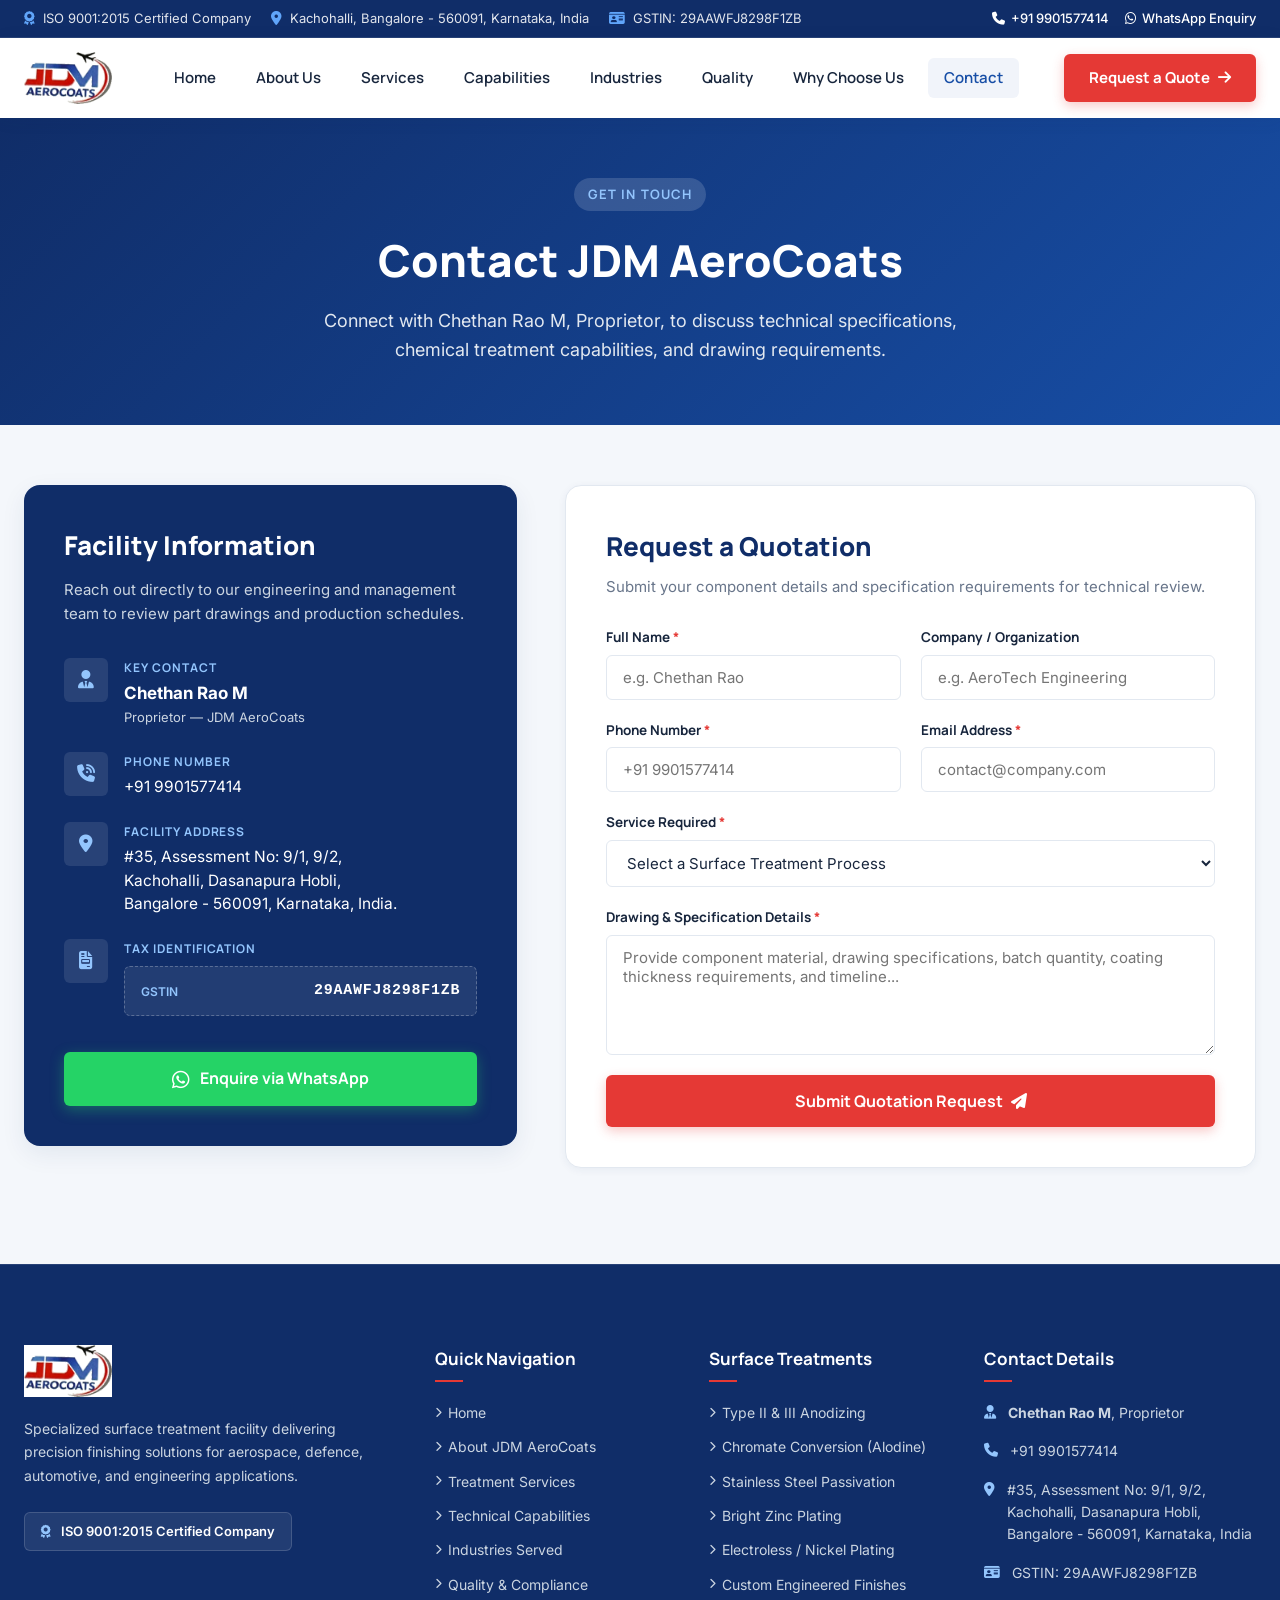
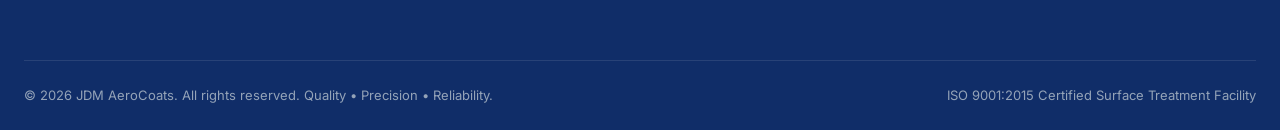
<file: contact.html>
<!DOCTYPE html>
<html lang="en">
  <head>
    <meta charset="UTF-8" />
    <meta name="viewport" content="width=device-width, initial-scale=1.0" />
    <title>Contact Us & Request a Quote | JDM AeroCoats</title>
    <meta
      name="description"
      content="Contact JDM AeroCoats for specialized surface treatment solutions. Phone: +91 9901577414. Located in Kachohalli, Bangalore - 560091, Karnataka, India."
    />
    <link rel="icon" type="image/png" href="logo/jdm-aerocoats-logo.png" />
    <link rel="apple-touch-icon" href="logo/jdm-aerocoats-logo.png" />

    <!-- Google Fonts -->
    <link rel="preconnect" href="https://fonts.googleapis.com" />
    <link rel="preconnect" href="https://fonts.gstatic.com" crossorigin />
    <link
      href="https://fonts.googleapis.com/css2?family=Inter:wght@300;400;500;600;700&family=Manrope:wght@500;600;700;800&display=swap"
      rel="stylesheet"
    />

    <!-- Font Awesome -->
    <link
      rel="stylesheet"
      href="https://cdnjs.cloudflare.com/ajax/libs/font-awesome/6.5.0/css/all.min.css"
    />

    <!-- Stylesheet -->
    <link rel="stylesheet" href="home.css" />
  </head>
  <body>
    <!-- Top Announcement Bar -->
    <div class="top-notice-bar">
      <div class="container top-notice-container">
        <div class="top-notice-left">
          <div class="top-notice-item">
            <i class="fa-solid fa-award"></i>
            <span>ISO 9001:2015 Certified Company</span>
          </div>
          <div class="top-notice-item">
            <i class="fa-solid fa-location-dot"></i>
            <span>Kachohalli, Bangalore - 560091, Karnataka, India</span>
          </div>
          <div class="top-notice-item">
            <i class="fa-solid fa-id-card"></i>
            <span>GSTIN: 29AAWFJ8298F1ZB</span>
          </div>
        </div>
        <div class="top-notice-right">
          <a href="tel:+919901577414" class="top-notice-link">
            <i class="fa-solid fa-phone"></i>
            <span>+91 9901577414</span>
          </a>
          <a
            href="https://wa.me/919901577414?text=Hello%20JDM%20AeroCoats%2C%20I%20would%20like%20to%20enquire%20about%20your%20surface%20treatment%20services."
            target="_blank"
            rel="noopener noreferrer"
            class="top-notice-link"
          >
            <i class="fa-brands fa-whatsapp"></i>
            <span>WhatsApp Enquiry</span>
          </a>
        </div>
      </div>
    </div>

    <!-- Navigation Bar -->
    <header class="navbar" id="mainNavbar">
      <div class="container navbar-container">
        <a href="index.html#home" class="logo-link" title="JDM AeroCoats Home">
          <img
            src="logo/jdm-aerocoats-logo.png"
            alt="JDM AeroCoats Logo - Precision Surface Treatment Solutions"
            width="217"
            height="128"
          />
        </a>

        <nav class="nav-links" id="navLinks" aria-label="Main Navigation">
          <a href="index.html#home">Home</a>
          <a href="index.html#about">About Us</a>
          <a href="index.html#services">Services</a>
          <a href="index.html#capabilities">Capabilities</a>
          <a href="index.html#industries">Industries</a>
          <a href="index.html#quality">Quality</a>
          <a href="index.html#why-us">Why Choose Us</a>
          <a href="contact.html" class="active">Contact</a>
          <a href="contact.html" class="btn-primary mobile-quote-btn" style="display: none;">
            Request a Quote
          </a>
        </nav>

        <div class="nav-actions">
          <a href="#quoteForm" class="btn-primary">
            <span>Request a Quote</span>
            <i class="fa-solid fa-arrow-right"></i>
          </a>
          <button class="menu-toggle" id="menuToggle" aria-label="Toggle navigation menu" aria-expanded="false">
            <span class="hamburger-bar"></span>
            <span class="hamburger-bar"></span>
            <span class="hamburger-bar"></span>
          </button>
        </div>
      </div>
    </header>

    <main>
      <!-- Subpage Header Banner -->
      <section style="background: var(--blue-gradient); color: #fff; padding: 60px 0;">
        <div class="container" style="text-align: center;">
          <span class="section-badge" style="background: rgba(255,255,255,0.15); color: #93C5FD;">GET IN TOUCH</span>
          <h1 style="font-family: var(--font-heading); font-size: 2.75rem; font-weight: 800; margin-bottom: 12px;">Contact JDM AeroCoats</h1>
          <p style="font-size: 1.125rem; color: #E2E8F0; max-width: 680px; margin: 0 auto;">
            Connect with Chethan Rao M, Proprietor, to discuss technical specifications, chemical treatment capabilities, and drawing requirements.
          </p>
        </div>
      </section>

      <!-- Contact Section -->
      <section class="section-padding contact-section" style="padding-top: 60px;">
        <div class="container">
          <div class="contact-grid">
            <!-- Contact Info Card -->
            <div class="contact-info-card">
              <h3>Facility Information</h3>
              <p class="lead">
                Reach out directly to our engineering and management team to review part drawings and production schedules.
              </p>

              <div class="contact-details-list">
                <div class="contact-detail-item">
                  <div class="contact-detail-icon">
                    <i class="fa-solid fa-user-tie"></i>
                  </div>
                  <div class="contact-detail-content">
                    <h5>Key Contact</h5>
                    <p class="contact-proprietor">Chethan Rao M</p>
                    <span class="contact-proprietor-role">Proprietor — JDM AeroCoats</span>
                  </div>
                </div>

                <div class="contact-detail-item">
                  <div class="contact-detail-icon">
                    <i class="fa-solid fa-phone-volume"></i>
                  </div>
                  <div class="contact-detail-content">
                    <h5>Phone Number</h5>
                    <p><a href="tel:+919901577414">+91 9901577414</a></p>
                  </div>
                </div>

                <div class="contact-detail-item">
                  <div class="contact-detail-icon">
                    <i class="fa-solid fa-location-dot"></i>
                  </div>
                  <div class="contact-detail-content">
                    <h5>Facility Address</h5>
                    <p>
                      #35, Assessment No: 9/1, 9/2,<br />
                      Kachohalli, Dasanapura Hobli,<br />
                      Bangalore - 560091, Karnataka, India.
                    </p>
                  </div>
                </div>

                <div class="contact-detail-item">
                  <div class="contact-detail-icon">
                    <i class="fa-solid fa-file-invoice"></i>
                  </div>
                  <div class="contact-detail-content" style="width: 100%;">
                    <h5>Tax Identification</h5>
                    <div class="contact-gstin-badge">
                      <span>GSTIN</span>
                      <code>29AAWFJ8298F1ZB</code>
                    </div>
                  </div>
                </div>
              </div>

              <!-- Instant WhatsApp Button -->
              <a
                href="https://wa.me/919901577414?text=Hello%20JDM%20AeroCoats%2C%20I%20would%20like%20to%20enquire%20about%20your%20surface%20treatment%20services."
                target="_blank"
                rel="noopener noreferrer"
                class="whatsapp-action-btn"
              >
                <i class="fa-brands fa-whatsapp fa-lg"></i>
                <span>Enquire via WhatsApp</span>
              </a>
            </div>

            <!-- Contact & Quote Form Card -->
            <div class="contact-form-card">
              <h3>Request a Quotation</h3>
              <p>Submit your component details and specification requirements for technical review.</p>

              <div id="formFeedback" class="form-feedback" role="alert"></div>

              <form id="quoteForm" class="contact-form" novalidate>
                <div class="form-row">
                  <div class="form-group">
                    <label for="fullName">Full Name <span class="required">*</span></label>
                    <input
                      type="text"
                      id="fullName"
                      name="fullName"
                      class="form-control"
                      placeholder="e.g. Chethan Rao"
                      required
                    />
                  </div>

                  <div class="form-group">
                    <label for="companyName">Company / Organization</label>
                    <input
                      type="text"
                      id="companyName"
                      name="companyName"
                      class="form-control"
                      placeholder="e.g. AeroTech Engineering"
                    />
                  </div>
                </div>

                <div class="form-row">
                  <div class="form-group">
                    <label for="phone">Phone Number <span class="required">*</span></label>
                    <input
                      type="tel"
                      id="phone"
                      name="phone"
                      class="form-control"
                      placeholder="+91 9901577414"
                      required
                    />
                  </div>

                  <div class="form-group">
                    <label for="email">Email Address <span class="required">*</span></label>
                    <input
                      type="email"
                      id="email"
                      name="email"
                      class="form-control"
                      placeholder="contact@company.com"
                      required
                    />
                  </div>
                </div>

                <div class="form-group">
                  <label for="serviceRequired">Service Required <span class="required">*</span></label>
                  <select id="serviceRequired" name="serviceRequired" class="form-control" required>
                    <option value="" disabled selected>Select a Surface Treatment Process</option>
                    <option value="Anodizing">Anodizing (Type II / Type III Hard Anodizing)</option>
                    <option value="Chromate Conversion Coating">Chromate Conversion Coating (Alodine / MIL-DTL-5541)</option>
                    <option value="Stainless Steel Passivation">Stainless Steel Passivation (AMS 2700)</option>
                    <option value="Zinc Plating">Zinc Plating (Threaded Parts / Steel)</option>
                    <option value="Nickel Plating">Nickel Plating (Wear & High Temp)</option>
                    <option value="Custom Solutions">Custom Surface Treatment Solution</option>
                    <option value="Multiple Processes">Multiple Processes / Other</option>
                  </select>
                </div>

                <div class="form-group">
                  <label for="message">Drawing & Specification Details <span class="required">*</span></label>
                  <textarea
                    id="message"
                    name="message"
                    class="form-control"
                    placeholder="Provide component material, drawing specifications, batch quantity, coating thickness requirements, and timeline..."
                    required
                  ></textarea>
                </div>

                <button type="submit" class="btn-primary" style="width: 100%; padding: 14px 24px; font-size: 1rem;">
                  <span>Submit Quotation Request</span>
                  <i class="fa-solid fa-paper-plane"></i>
                </button>
              </form>
            </div>
          </div>
        </div>
      </section>
    </main>

    <!-- Footer -->
    <footer class="footer">
      <div class="container">
        <div class="footer-grid">
          <div class="footer-brand">
            <img
              src="logo/jdm-aerocoats-logo.png"
              alt="JDM AeroCoats Logo"
              class="logo-img"
              width="217"
              height="128"
            />
            <p class="footer-brand-desc">
              Specialized surface treatment facility delivering precision finishing solutions for aerospace, defence, automotive, and engineering applications.
            </p>
            <div class="footer-cert-badge">
              <i class="fa-solid fa-award"></i>
              <span>ISO 9001:2015 Certified Company</span>
            </div>
          </div>

          <div class="footer-column">
            <h4>Quick Navigation</h4>
            <div class="footer-links-list">
              <a href="index.html#home"><i class="fa-solid fa-chevron-right fa-xs"></i> Home</a>
              <a href="index.html#about"><i class="fa-solid fa-chevron-right fa-xs"></i> About JDM AeroCoats</a>
              <a href="index.html#services"><i class="fa-solid fa-chevron-right fa-xs"></i> Treatment Services</a>
              <a href="index.html#capabilities"><i class="fa-solid fa-chevron-right fa-xs"></i> Technical Capabilities</a>
              <a href="index.html#industries"><i class="fa-solid fa-chevron-right fa-xs"></i> Industries Served</a>
              <a href="index.html#quality"><i class="fa-solid fa-chevron-right fa-xs"></i> Quality & Compliance</a>
            </div>
          </div>

          <div class="footer-column">
            <h4>Surface Treatments</h4>
            <div class="footer-links-list">
              <a href="index.html#services"><i class="fa-solid fa-chevron-right fa-xs"></i> Type II & III Anodizing</a>
              <a href="index.html#services"><i class="fa-solid fa-chevron-right fa-xs"></i> Chromate Conversion (Alodine)</a>
              <a href="index.html#services"><i class="fa-solid fa-chevron-right fa-xs"></i> Stainless Steel Passivation</a>
              <a href="index.html#services"><i class="fa-solid fa-chevron-right fa-xs"></i> Bright Zinc Plating</a>
              <a href="index.html#services"><i class="fa-solid fa-chevron-right fa-xs"></i> Electroless / Nickel Plating</a>
              <a href="index.html#services"><i class="fa-solid fa-chevron-right fa-xs"></i> Custom Engineered Finishes</a>
            </div>
          </div>

          <div class="footer-column">
            <h4>Contact Details</h4>
            <div class="footer-contact-list">
              <div class="footer-contact-item">
                <i class="fa-solid fa-user-tie"></i>
                <span><strong>Chethan Rao M</strong>, Proprietor</span>
              </div>
              <div class="footer-contact-item">
                <i class="fa-solid fa-phone"></i>
                <span><a href="tel:+919901577414" style="color: inherit;">+91 9901577414</a></span>
              </div>
              <div class="footer-contact-item">
                <i class="fa-solid fa-location-dot"></i>
                <span>#35, Assessment No: 9/1, 9/2, Kachohalli, Dasanapura Hobli, Bangalore - 560091, Karnataka, India</span>
              </div>
              <div class="footer-contact-item">
                <i class="fa-solid fa-id-card"></i>
                <span>GSTIN: 29AAWFJ8298F1ZB</span>
              </div>
            </div>
          </div>
        </div>

        <div class="footer-bottom">
          <div class="footer-bottom-container">
            <p>© 2026 JDM AeroCoats. All rights reserved. Quality • Precision • Reliability.</p>
            <p>ISO 9001:2015 Certified Surface Treatment Facility</p>
          </div>
        </div>
      </div>
    </footer>

    <!-- Interactive Scripts -->
    <script>
      document.addEventListener("DOMContentLoaded", function () {
        const menuToggle = document.getElementById("menuToggle");
        const navLinks = document.getElementById("navLinks");

        if (menuToggle && navLinks) {
          menuToggle.addEventListener("click", function () {
            const isExpanded = menuToggle.getAttribute("aria-expanded") === "true";
            menuToggle.setAttribute("aria-expanded", !isExpanded);
            menuToggle.classList.toggle("open");
            navLinks.classList.toggle("active");
          });

          navLinks.querySelectorAll("a").forEach(function (link) {
            link.addEventListener("click", function () {
              navLinks.classList.remove("active");
              menuToggle.classList.remove("open");
              menuToggle.setAttribute("aria-expanded", "false");
            });
          });
        }

        const quoteForm = document.getElementById("quoteForm");
        const formFeedback = document.getElementById("formFeedback");

        if (quoteForm) {
          quoteForm.addEventListener("submit", function (e) {
            e.preventDefault();

            const fullName = document.getElementById("fullName").value.trim();
            const phone = document.getElementById("phone").value.trim();
            const email = document.getElementById("email").value.trim();
            const service = document.getElementById("serviceRequired").value;
            const message = document.getElementById("message").value.trim();

            if (!fullName || !phone || !email || !service || !message) {
              formFeedback.className = "form-feedback error";
              formFeedback.textContent = "Please fill in all required fields before submitting.";
              return;
            }

            const emailRegex = /^[^\s@]+@[^\s@]+\.[^\s@]+$/;
            if (!emailRegex.test(email)) {
              formFeedback.className = "form-feedback error";
              formFeedback.textContent = "Please enter a valid email address.";
              return;
            }

            formFeedback.className = "form-feedback success";
            formFeedback.innerHTML = "<strong>Thank you, " + fullName + "!</strong> Your enquiry for <em>" + service + "</em> has been submitted. Our engineering team at JDM AeroCoats (+91 9901577414) will review your specifications and contact you promptly.";

            const company = document.getElementById("companyName").value.trim();
            const whatsappText = encodeURIComponent(
              "Enquiry from " + fullName + (company ? " (" + company + ")" : "") + "\nPhone: " + phone + "\nEmail: " + email + "\nService: " + service + "\nDetails: " + message
            );
            
            const extraNote = document.createElement("p");
            extraNote.style.marginTop = "10px";
            extraNote.style.fontSize = "0.875rem";
            extraNote.innerHTML = "<a href='https://wa.me/919901577414?text=" + whatsappText + "' target='_blank' style='color: #065F46; text-decoration: underline; font-weight: 700;'><i class='fa-brands fa-whatsapp'></i> Send copy via WhatsApp for urgent processing</a>";
            formFeedback.appendChild(extraNote);

            quoteForm.reset();
          });
        }
      });
    </script>
  </body>
</html>
</file>
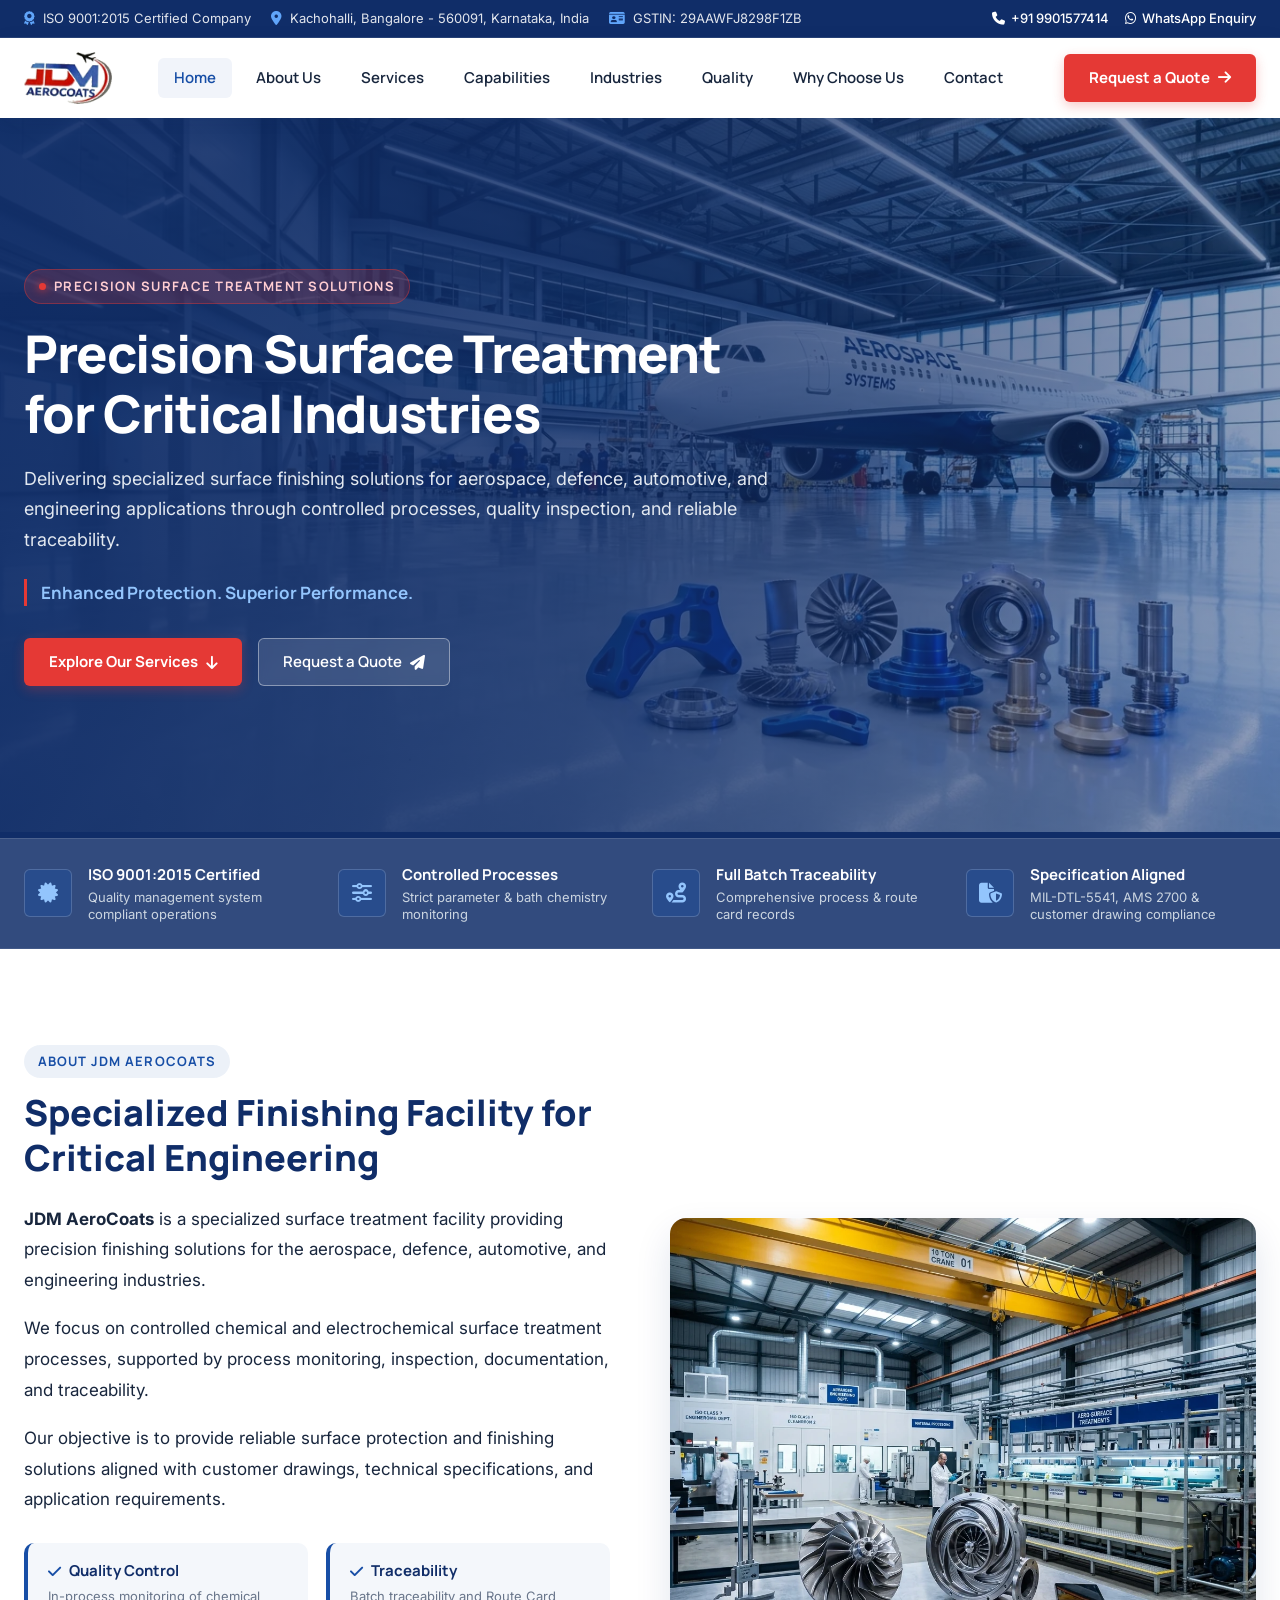
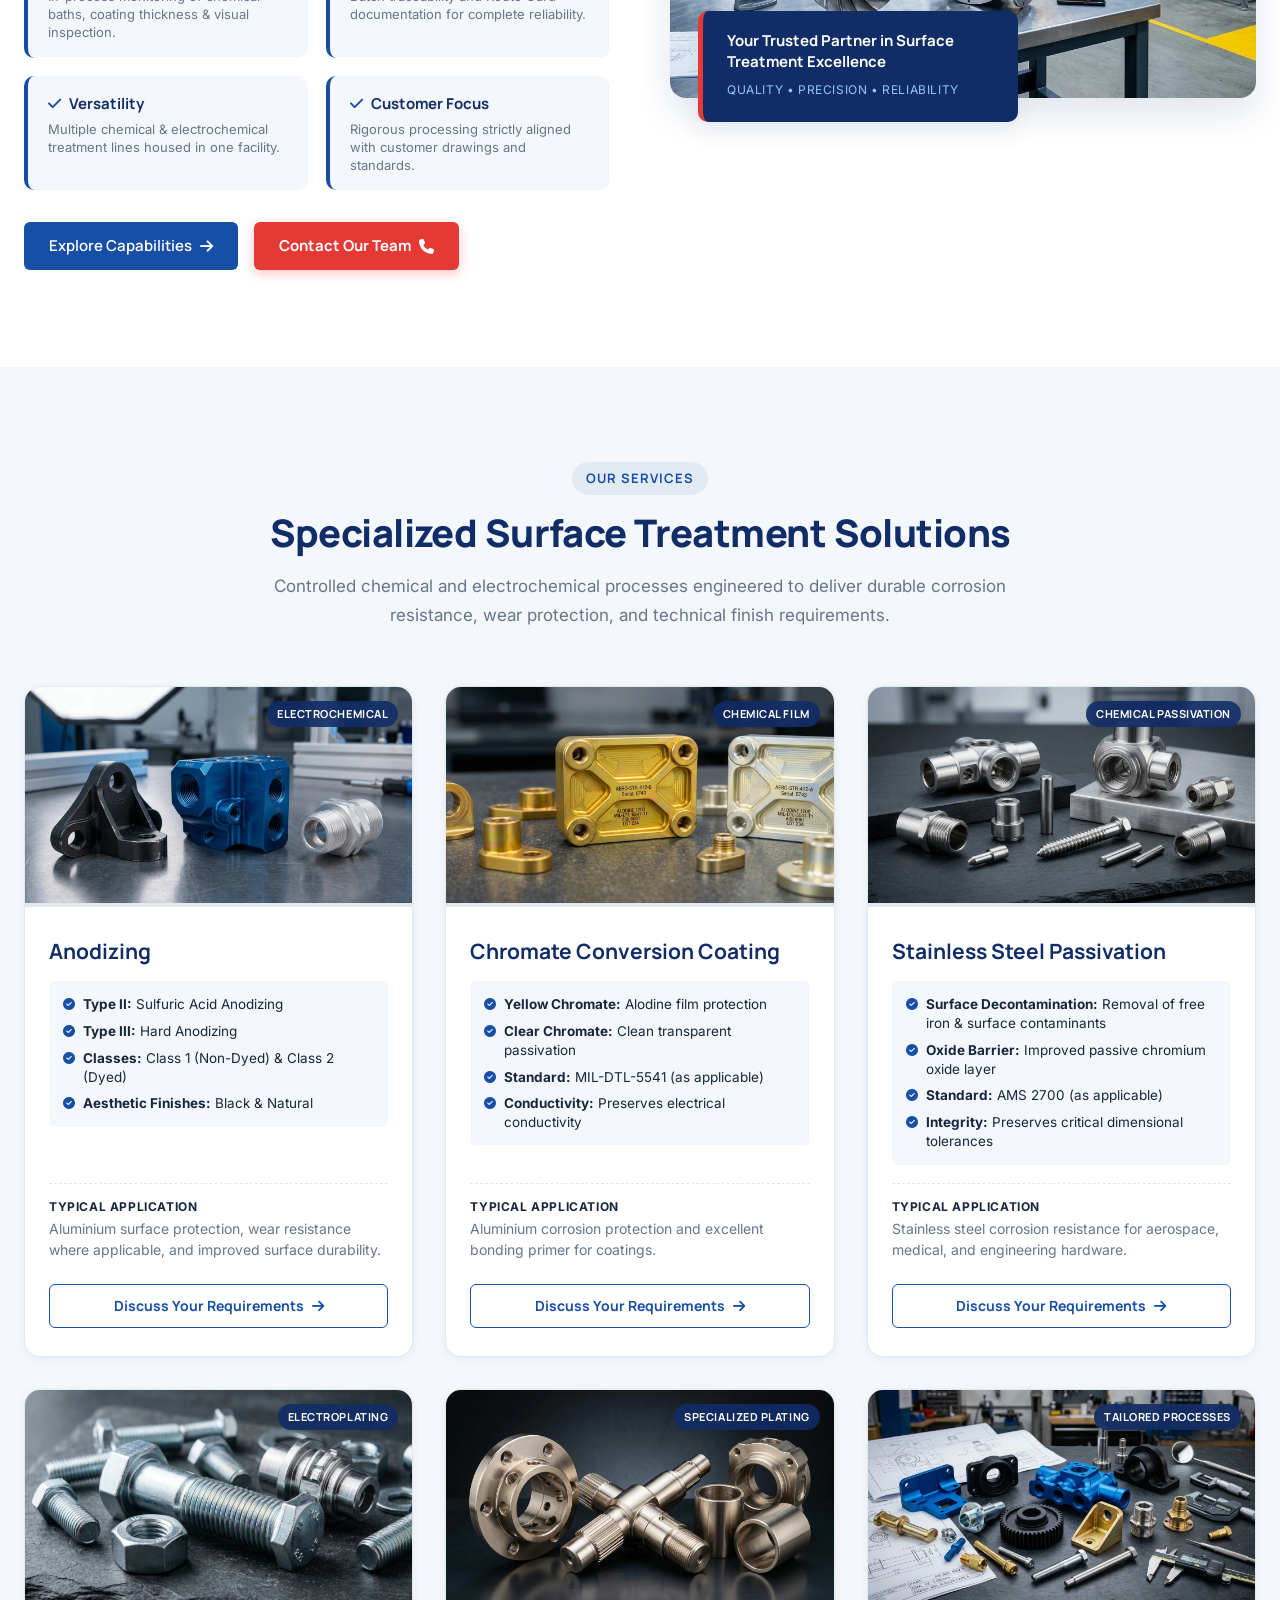
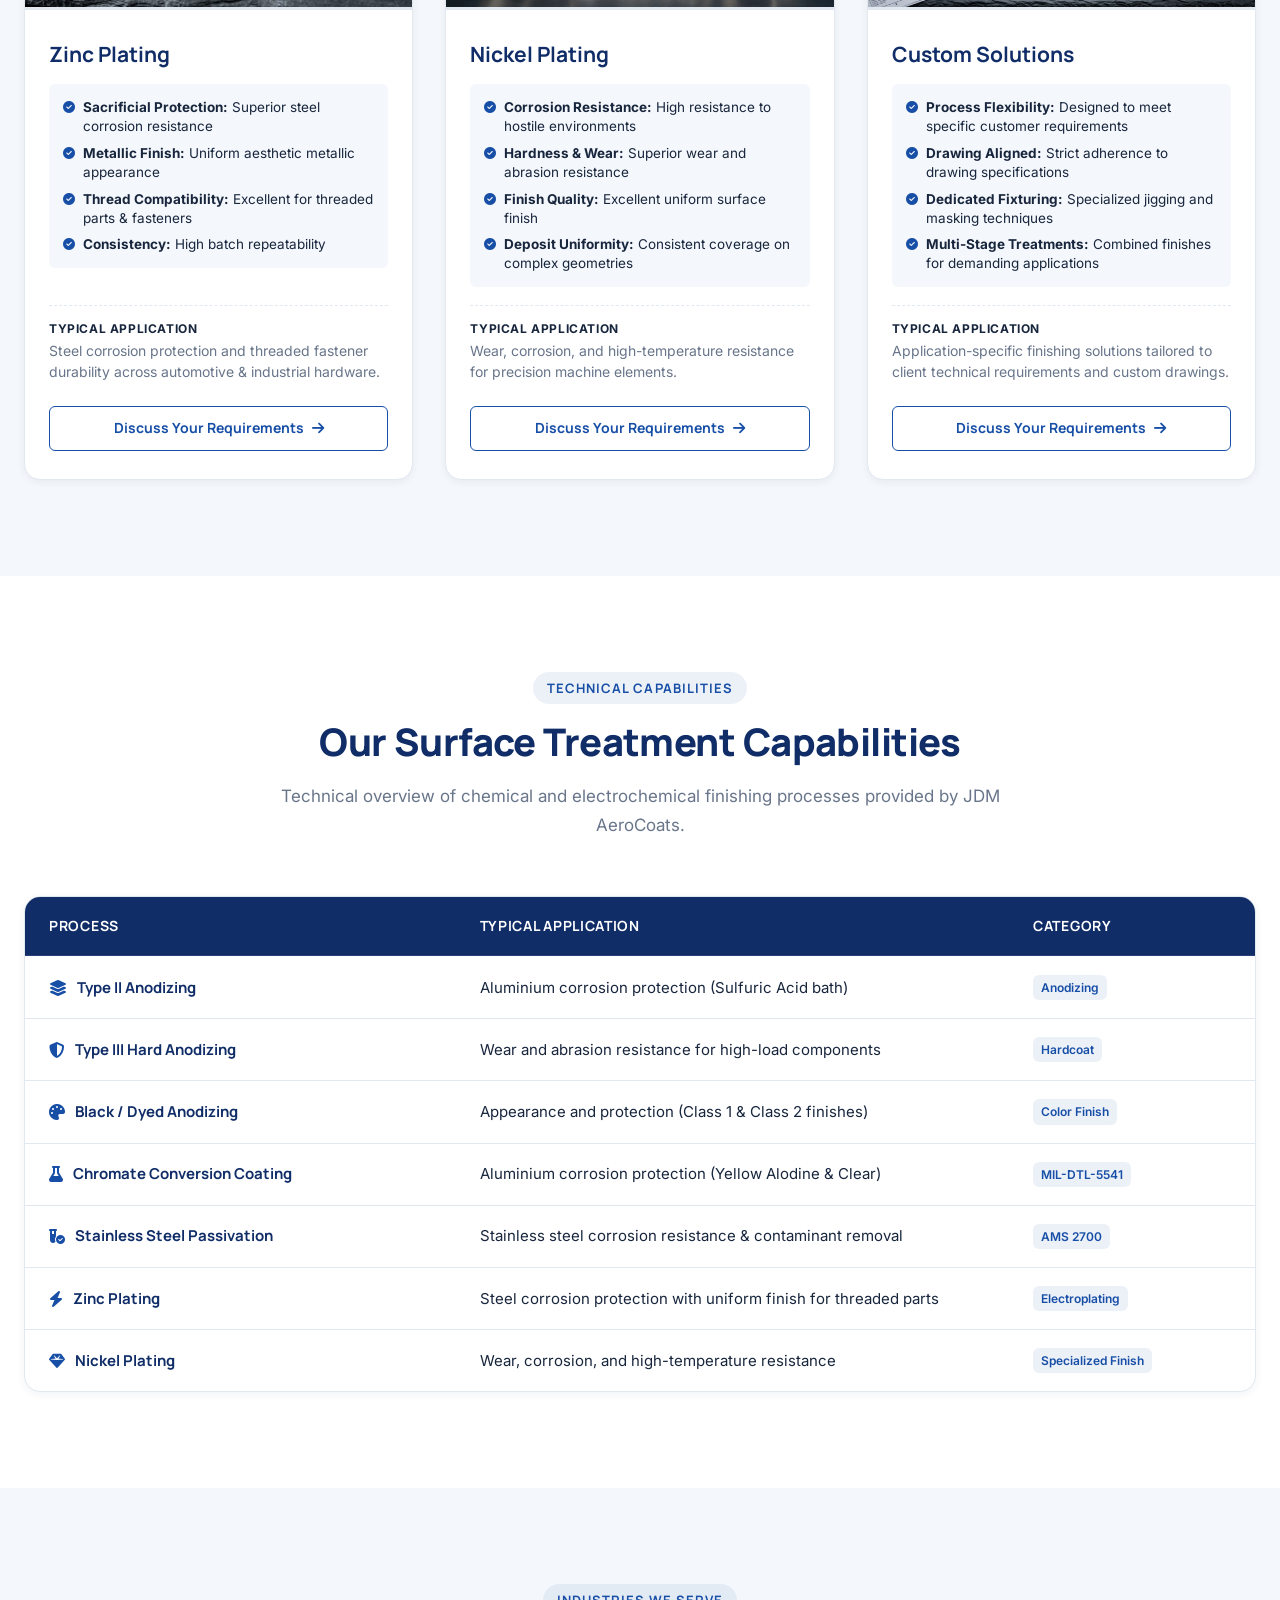
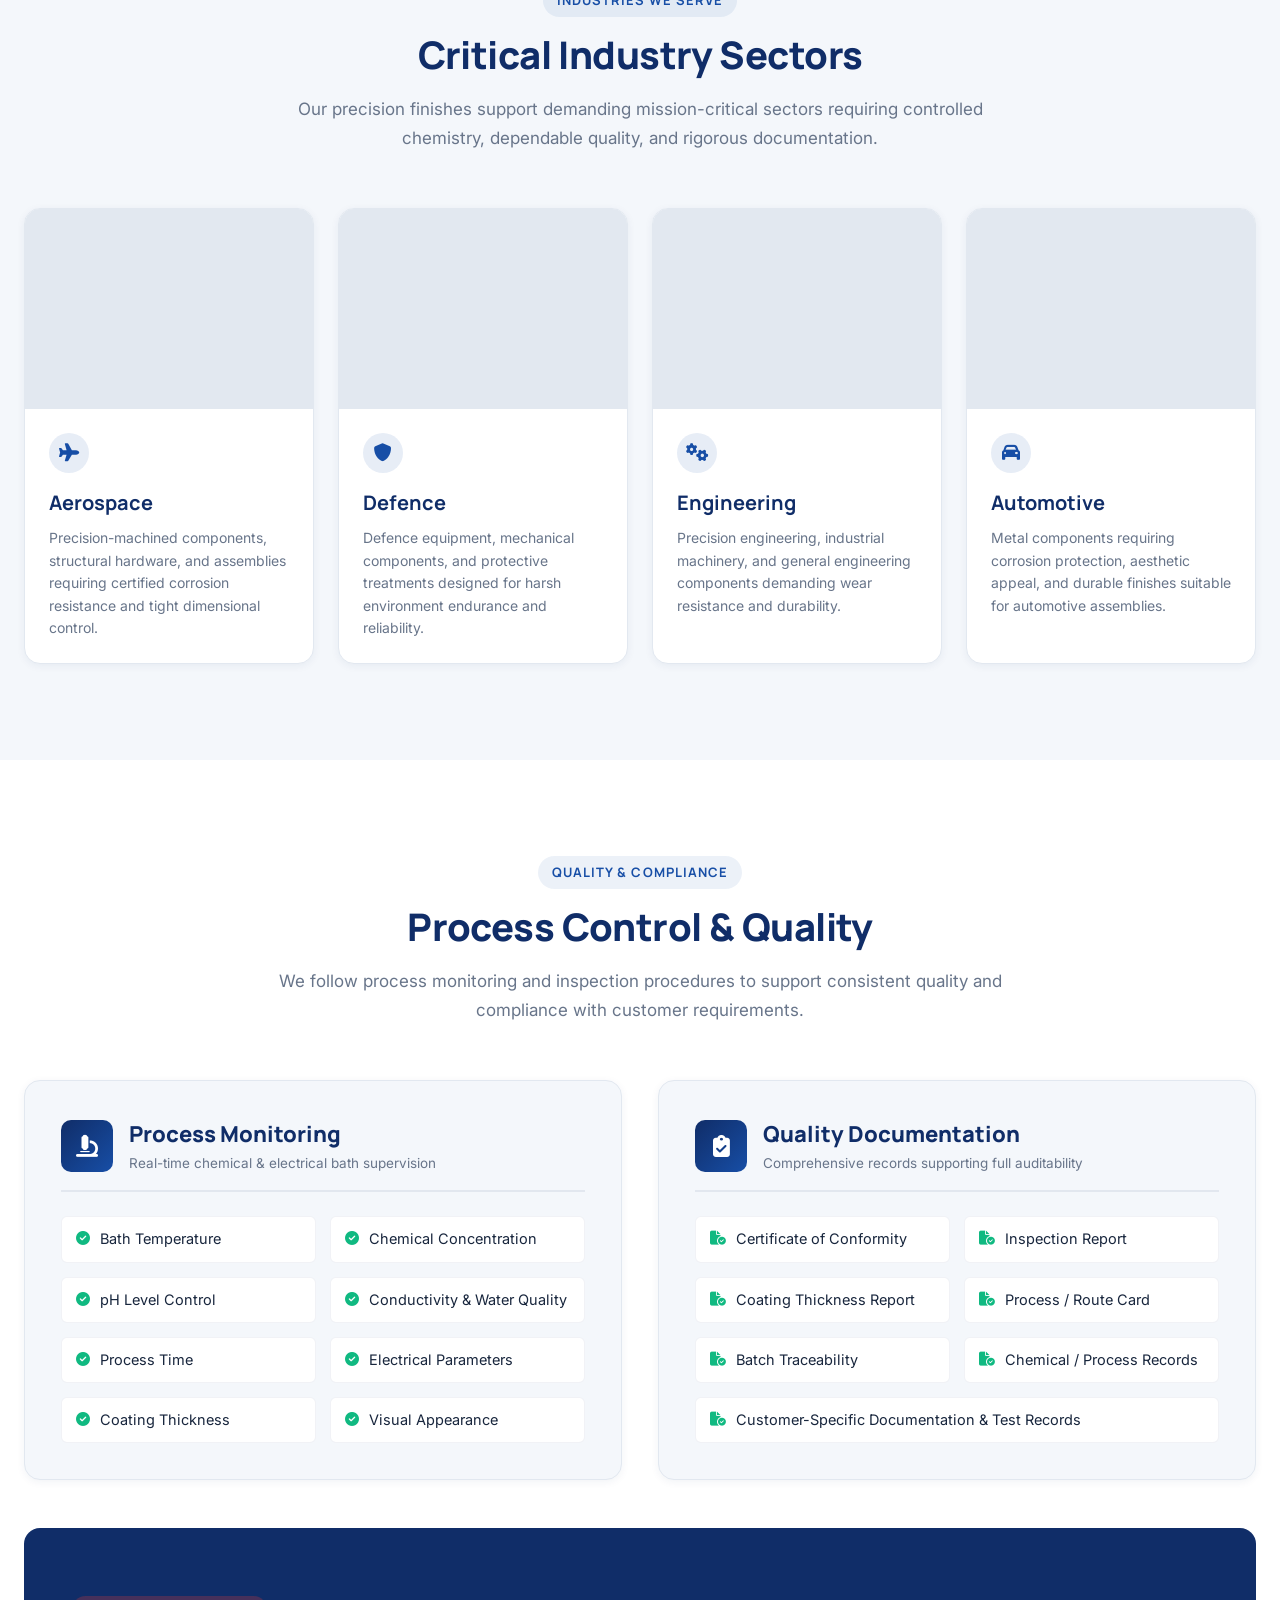
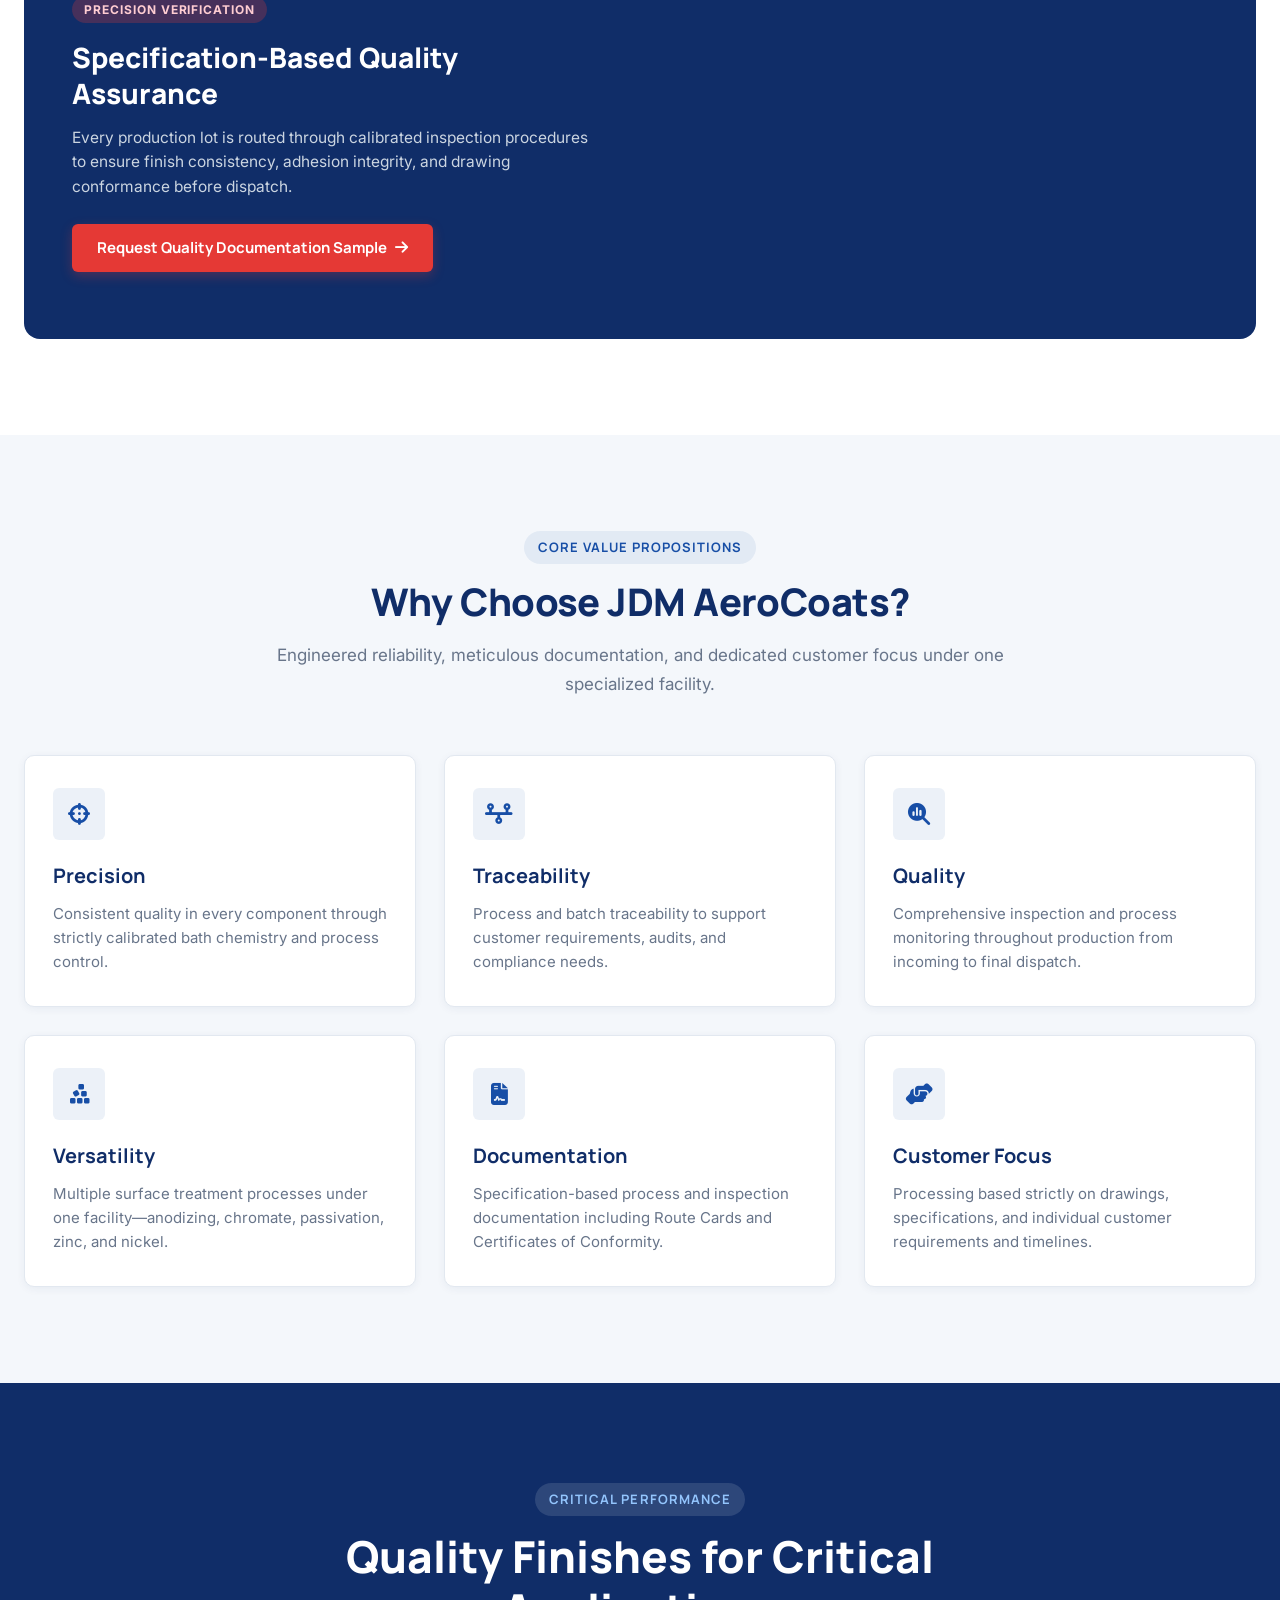
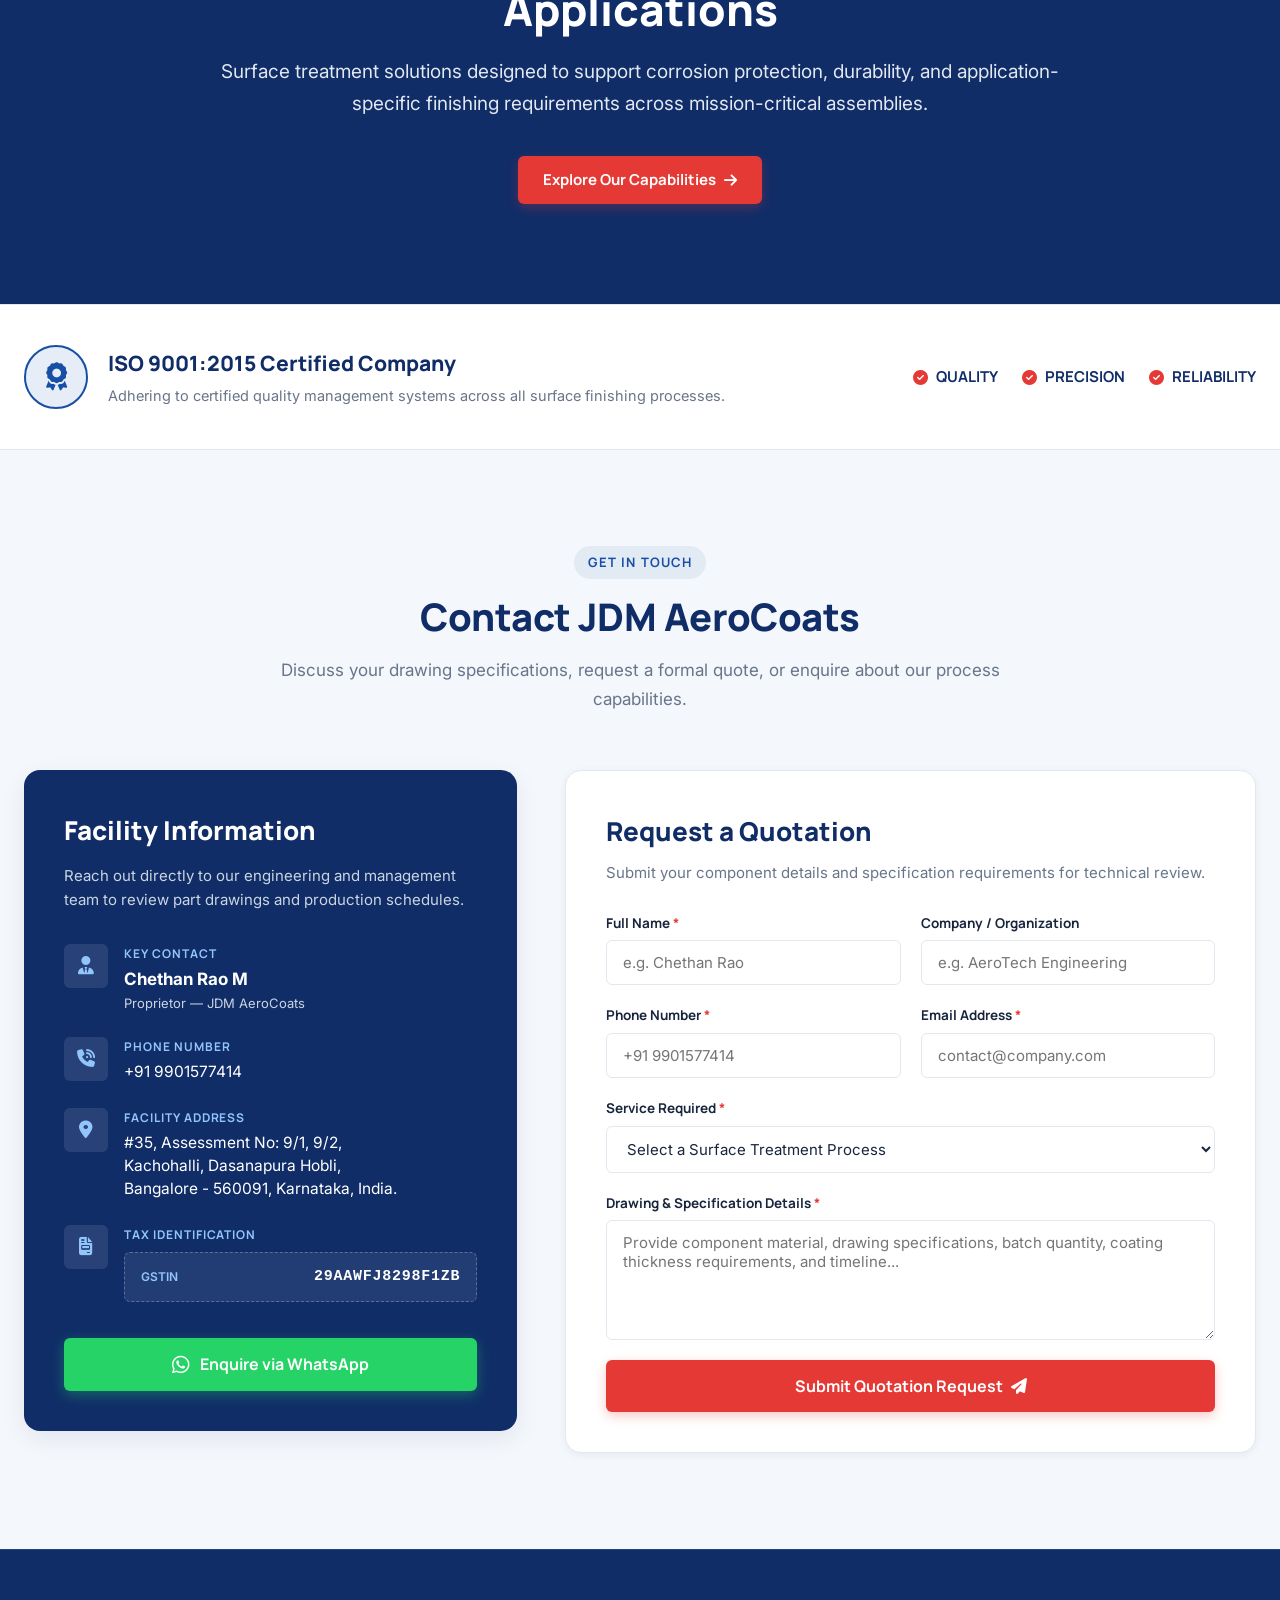
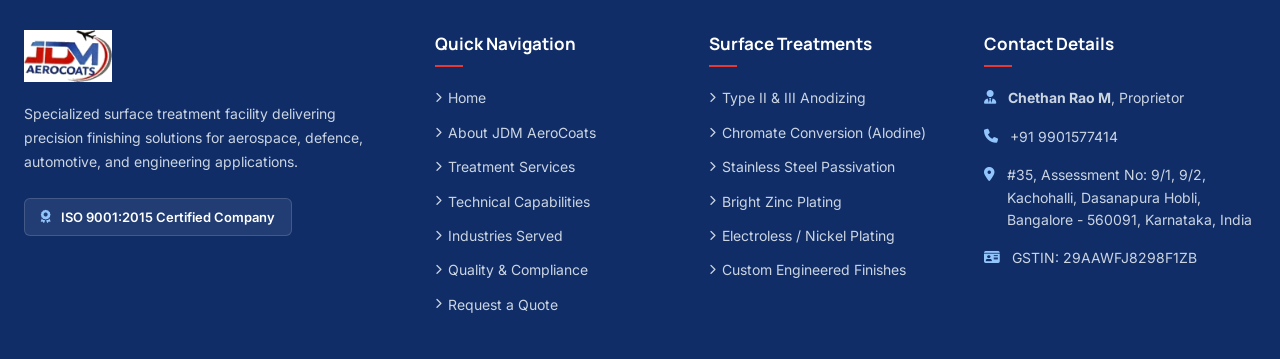
<file: ourmachine.html>
<!DOCTYPE html>
<html lang="en">
  <head>
    <meta charset="UTF-8" />
    <meta http-equiv="refresh" content="0; url=index.html#capabilities" />
    <meta name="viewport" content="width=device-width, initial-scale=1.0" />
    <title>Facility & Capabilities | JDM AeroCoats</title>
    <link rel="icon" type="image/png" href="logo/jdm-aerocoats-logo.png" />
    <link rel="stylesheet" href="home.css" />
  </head>
  <body style="display: flex; align-items: center; justify-content: center; min-height: 100vh; text-align: center; background: #F4F7FB;">
    <div>
      <img src="logo/jdm-aerocoats-logo.png" alt="JDM AeroCoats" style="height: 60px; margin: 0 auto 20px auto;" />
      <h2 style="font-family: var(--font-heading); color: #102D68; margin-bottom: 12px;">Redirecting to Capabilities...</h2>
      <p style="color: #68758A; margin-bottom: 24px;">Please click below if you are not automatically redirected.</p>
      <a href="index.html#capabilities" class="btn-primary" style="display: inline-block;">View Surface Treatment Capabilities</a>
    </div>
  </body>
</html>
</file>
<file: home.css>
/* ==========================================================================
   JDM AEROCOATS — Premium Industrial Aerospace Surface Treatment
   Official Stylesheet
   ========================================================================== */

/* --------------------------------------------------------------------------
   1. Brand Design Tokens & CSS Variables
   -------------------------------------------------------------------------- */
:root {
  /* Brand Color Palette */
  --primary-navy: #102D68;
  --corporate-blue: #174EA6;
  --accent-red: #E53935;
  --accent-red-hover: #C62828;
  --white: #FFFFFF;
  --light-bg: #F4F7FB;
  --dark-text: #18263D;
  --muted-gray: #68758A;
  --border-light: #E2E8F0;
  --border-subtle: rgba(16, 45, 104, 0.08);

  /* Gradients & Overlays */
  --hero-overlay: linear-gradient(
    90deg,
    rgba(16, 45, 104, 0.94) 0%,
    rgba(16, 45, 104, 0.82) 45%,
    rgba(16, 45, 104, 0.45) 100%
  );
  --hero-overlay-mobile: linear-gradient(
    180deg,
    rgba(16, 45, 104, 0.95) 0%,
    rgba(16, 45, 104, 0.88) 60%,
    rgba(16, 45, 104, 0.75) 100%
  );
  --blue-gradient: linear-gradient(135deg, #102D68 0%, #174EA6 100%);
  --blue-subtle: linear-gradient(180deg, #F4F7FB 0%, #FFFFFF 100%);

  /* Typography */
  --font-heading: 'Manrope', 'Inter', -apple-system, BlinkMacSystemFont, 'Segoe UI', Roboto, sans-serif;
  --font-body: 'Inter', -apple-system, BlinkMacSystemFont, 'Segoe UI', Roboto, sans-serif;

  /* Shadows */
  --shadow-xs: 0 1px 3px rgba(16, 45, 104, 0.05);
  --shadow-sm: 0 2px 8px rgba(16, 45, 104, 0.06);
  --shadow-md: 0 8px 24px rgba(16, 45, 104, 0.08);
  --shadow-lg: 0 16px 36px rgba(16, 45, 104, 0.12);
  --shadow-hover: 0 20px 40px rgba(16, 45, 104, 0.16);

  /* Radii */
  --radius-sm: 6px;
  --radius-md: 10px;
  --radius-lg: 16px;
  --radius-pill: 9999px;

  /* Transitions */
  --transition-fast: 0.2s ease;
  --transition-normal: 0.3s ease;
  --transition-slow: 0.5s cubic-bezier(0.16, 1, 0.3, 1);

  /* Container */
  --container-max: 1280px;
}

/* --------------------------------------------------------------------------
   2. Global Reset & Base Styles
   -------------------------------------------------------------------------- */
*, *::before, *::after {
  box-sizing: border-box;
  margin: 0;
  padding: 0;
}

html {
  scroll-behavior: smooth;
  font-size: 16px;
  -webkit-text-size-adjust: 100%;
}

body {
  font-family: var(--font-body);
  background-color: var(--light-bg);
  color: var(--dark-text);
  line-height: 1.6;
  -webkit-font-smoothing: antialiased;
  -moz-osx-font-smoothing: grayscale;
  overflow-x: hidden;
  width: 100%;
}

img, picture, svg, video {
  display: block;
  max-width: 100%;
}

a {
  color: inherit;
  text-decoration: none;
  transition: var(--transition-fast);
}

button, input, select, textarea {
  font-family: inherit;
  font-size: inherit;
}

ul, ol {
  list-style: none;
}

.container {
  width: 100%;
  max-width: var(--container-max);
  margin-left: auto;
  margin-right: auto;
  padding-left: 24px;
  padding-right: 24px;
}

/* --------------------------------------------------------------------------
   3. Header & Navigation Bar
   -------------------------------------------------------------------------- */
.top-notice-bar {
  background: var(--primary-navy);
  color: rgba(255, 255, 255, 0.88);
  font-size: 0.8125rem;
  padding: 8px 0;
  border-bottom: 1px solid rgba(255, 255, 255, 0.1);
}

.top-notice-container {
  display: flex;
  justify-content: space-between;
  align-items: center;
  gap: 16px;
  flex-wrap: wrap;
}

.top-notice-left {
  display: flex;
  align-items: center;
  gap: 20px;
  flex-wrap: wrap;
}

.top-notice-item {
  display: inline-flex;
  align-items: center;
  gap: 8px;
}

.top-notice-item i {
  color: #60A5FA;
  font-size: 0.875rem;
}

.top-notice-right {
  display: flex;
  align-items: center;
  gap: 16px;
}

.top-notice-link {
  color: #FFFFFF;
  display: inline-flex;
  align-items: center;
  gap: 6px;
  font-weight: 500;
  transition: var(--transition-fast);
}

.top-notice-link:hover {
  color: #93C5FD;
}

/* Sticky Navbar */
.navbar {
  position: sticky;
  top: 0;
  left: 0;
  width: 100%;
  z-index: 1000;
  background: #FFFFFF;
  box-shadow: 0 2px 16px rgba(16, 45, 104, 0.08);
  transition: var(--transition-normal);
}

.navbar-container {
  display: flex;
  justify-content: space-between;
  align-items: center;
  height: 80px;
}

.logo-link {
  display: flex;
  align-items: center;
  gap: 12px;
  text-decoration: none;
}

.logo-link img {
  height: 52px;
  width: auto;
  object-fit: contain;
}

.nav-links {
  display: flex;
  align-items: center;
  gap: 8px;
}

.nav-links a {
  font-family: var(--font-heading);
  font-size: 0.9375rem;
  font-weight: 600;
  color: var(--dark-text);
  padding: 8px 16px;
  border-radius: var(--radius-sm);
  transition: var(--transition-fast);
  position: relative;
}

.nav-links a:hover,
.nav-links a.active {
  color: var(--corporate-blue);
  background-color: rgba(23, 78, 166, 0.06);
}

.nav-actions {
  display: flex;
  align-items: center;
  gap: 14px;
}

.btn-primary {
  display: inline-flex;
  align-items: center;
  justify-content: center;
  gap: 8px;
  background-color: var(--accent-red);
  color: var(--white) !important;
  font-family: var(--font-heading);
  font-size: 0.9375rem;
  font-weight: 700;
  padding: 11px 24px;
  border-radius: var(--radius-sm);
  border: 1px solid transparent;
  box-shadow: 0 4px 12px rgba(229, 57, 53, 0.28);
  transition: var(--transition-fast);
  cursor: pointer;
}

.btn-primary:hover {
  background-color: var(--accent-red-hover);
  box-shadow: 0 6px 16px rgba(229, 57, 53, 0.38);
  transform: translateY(-1px);
}

.btn-secondary {
  display: inline-flex;
  align-items: center;
  justify-content: center;
  gap: 8px;
  background-color: rgba(255, 255, 255, 0.12);
  color: var(--white) !important;
  font-family: var(--font-heading);
  font-size: 0.9375rem;
  font-weight: 600;
  padding: 11px 24px;
  border-radius: var(--radius-sm);
  border: 1px solid rgba(255, 255, 255, 0.4);
  backdrop-filter: blur(4px);
  transition: var(--transition-fast);
  cursor: pointer;
}

.btn-secondary:hover {
  background-color: var(--white);
  color: var(--primary-navy) !important;
  border-color: var(--white);
  transform: translateY(-1px);
}

.btn-corporate {
  display: inline-flex;
  align-items: center;
  justify-content: center;
  gap: 8px;
  background-color: var(--corporate-blue);
  color: var(--white) !important;
  font-family: var(--font-heading);
  font-size: 0.9375rem;
  font-weight: 600;
  padding: 11px 24px;
  border-radius: var(--radius-sm);
  border: 1px solid transparent;
  transition: var(--transition-fast);
  cursor: pointer;
}

.btn-corporate:hover {
  background-color: #0F3F8C;
  transform: translateY(-1px);
}

/* Mobile Menu Toggle */
.menu-toggle {
  display: none;
  flex-direction: column;
  justify-content: center;
  align-items: center;
  gap: 5px;
  width: 44px;
  height: 44px;
  padding: 10px;
  background: #F4F7FB;
  border: 1px solid var(--border-light);
  border-radius: var(--radius-sm);
  cursor: pointer;
  z-index: 1001;
}

.hamburger-bar {
  display: block;
  width: 22px;
  height: 2.5px;
  background-color: var(--primary-navy);
  border-radius: 2px;
  transition: transform 0.3s ease, opacity 0.3s ease;
}

.menu-toggle.open .hamburger-bar:nth-child(1) {
  transform: translateY(7.5px) rotate(45deg);
}

.menu-toggle.open .hamburger-bar:nth-child(2) {
  opacity: 0;
}

.menu-toggle.open .hamburger-bar:nth-child(3) {
  transform: translateY(-7.5px) rotate(-45deg);
}

/* --------------------------------------------------------------------------
   4. Hero Section (Static Image, Zero Video)
   -------------------------------------------------------------------------- */
.hero {
  position: relative;
  min-height: 720px;
  display: flex;
  align-items: center;
  color: var(--white);
  overflow: hidden;
  background-color: var(--primary-navy);
}

.hero-background {
  position: absolute;
  top: 0;
  left: 0;
  width: 100%;
  height: 100%;
  z-index: 1;
}

.hero-background img {
  width: 100%;
  height: 100%;
  object-fit: cover;
  object-position: center right;
}

.hero-overlay {
  position: absolute;
  top: 0;
  left: 0;
  width: 100%;
  height: 100%;
  z-index: 2;
  background: var(--hero-overlay);
}

.hero-content {
  position: relative;
  z-index: 3;
  max-width: 760px;
  padding-top: 60px;
  padding-bottom: 60px;
}

.hero-eyebrow {
  display: inline-flex;
  align-items: center;
  gap: 8px;
  background-color: rgba(229, 57, 53, 0.2);
  border: 1px solid rgba(229, 57, 53, 0.4);
  color: #FFCDD2;
  font-family: var(--font-heading);
  font-size: 0.8125rem;
  font-weight: 700;
  letter-spacing: 0.1em;
  text-transform: uppercase;
  padding: 6px 14px;
  border-radius: var(--radius-pill);
  margin-bottom: 20px;
}

.hero-eyebrow .dot {
  width: 7px;
  height: 7px;
  background-color: var(--accent-red);
  border-radius: 50%;
  box-shadow: 0 0 8px var(--accent-red);
}

.hero h1 {
  font-family: var(--font-heading);
  font-size: 3.25rem;
  font-weight: 800;
  line-height: 1.15;
  color: var(--white);
  margin-bottom: 20px;
  letter-spacing: -0.02em;
}

.hero-description {
  font-size: 1.125rem;
  line-height: 1.7;
  color: #E2E8F0;
  margin-bottom: 24px;
  font-weight: 400;
}

.hero-supporting {
  display: inline-block;
  font-family: var(--font-heading);
  font-size: 1.0625rem;
  font-weight: 700;
  color: #93C5FD;
  margin-bottom: 32px;
  padding-left: 14px;
  border-left: 3px solid var(--accent-red);
}

.hero-buttons {
  display: flex;
  align-items: center;
  gap: 16px;
  flex-wrap: wrap;
}

/* Hero Trust Strip */
.hero-trust-strip {
  position: relative;
  z-index: 3;
  background: rgba(16, 45, 104, 0.85);
  backdrop-filter: blur(12px);
  border-top: 1px solid rgba(255, 255, 255, 0.12);
  border-bottom: 1px solid rgba(255, 255, 255, 0.08);
}

.hero-trust-grid {
  display: grid;
  grid-template-columns: repeat(4, 1fr);
  gap: 24px;
  padding: 24px 0;
}

.hero-trust-item {
  display: flex;
  align-items: center;
  gap: 16px;
  color: var(--white);
}

.hero-trust-icon {
  width: 48px;
  height: 48px;
  border-radius: var(--radius-sm);
  background: rgba(23, 78, 166, 0.35);
  border: 1px solid rgba(255, 255, 255, 0.18);
  display: flex;
  align-items: center;
  justify-content: center;
  font-size: 1.25rem;
  color: #93C5FD;
  flex-shrink: 0;
}

.hero-trust-text h4 {
  font-family: var(--font-heading);
  font-size: 0.9375rem;
  font-weight: 700;
  color: var(--white);
  margin-bottom: 2px;
}

.hero-trust-text p {
  font-size: 0.8125rem;
  color: #CBD5E1;
  line-height: 1.35;
}

/* --------------------------------------------------------------------------
   5. Section Header Common Styles
   -------------------------------------------------------------------------- */
.section-padding {
  padding: 96px 0;
}

.section-padding-sm {
  padding: 64px 0;
}

.section-header {
  text-align: center;
  max-width: 760px;
  margin: 0 auto 56px auto;
}

.section-badge {
  display: inline-flex;
  align-items: center;
  gap: 6px;
  color: var(--corporate-blue);
  font-family: var(--font-heading);
  font-size: 0.8125rem;
  font-weight: 700;
  letter-spacing: 0.08em;
  text-transform: uppercase;
  background: rgba(23, 78, 166, 0.08);
  padding: 6px 14px;
  border-radius: var(--radius-pill);
  margin-bottom: 14px;
}

.section-title {
  font-family: var(--font-heading);
  font-size: 2.375rem;
  font-weight: 800;
  color: var(--primary-navy);
  line-height: 1.25;
  margin-bottom: 16px;
  letter-spacing: -0.015em;
}

.section-description {
  font-size: 1.0625rem;
  color: var(--muted-gray);
  line-height: 1.7;
}

/* --------------------------------------------------------------------------
   6. About Us Section
   -------------------------------------------------------------------------- */
.about-section {
  background-color: var(--white);
}

.about-grid {
  display: grid;
  grid-template-columns: 1fr 1fr;
  gap: 60px;
  align-items: center;
}

.about-content .section-badge {
  margin-bottom: 12px;
}

.about-content h2 {
  font-family: var(--font-heading);
  font-size: 2.25rem;
  font-weight: 800;
  color: var(--primary-navy);
  line-height: 1.25;
  margin-bottom: 24px;
}

.about-text {
  font-size: 1.0625rem;
  color: var(--dark-text);
  line-height: 1.8;
  margin-bottom: 18px;
}

.about-highlights {
  display: grid;
  grid-template-columns: repeat(2, 1fr);
  gap: 18px;
  margin: 28px 0;
}

.about-highlight-card {
  background: var(--light-bg);
  padding: 16px 20px;
  border-radius: var(--radius-md);
  border-left: 4px solid var(--corporate-blue);
}

.about-highlight-card h4 {
  font-family: var(--font-heading);
  font-size: 0.9375rem;
  font-weight: 700;
  color: var(--primary-navy);
  margin-bottom: 4px;
  display: flex;
  align-items: center;
  gap: 8px;
}

.about-highlight-card h4 i {
  color: var(--corporate-blue);
}

.about-highlight-card p {
  font-size: 0.8125rem;
  color: var(--muted-gray);
  line-height: 1.4;
}

.about-actions {
  display: flex;
  gap: 16px;
  margin-top: 32px;
  flex-wrap: wrap;
}

.about-visual {
  position: relative;
}

.about-image-wrapper {
  position: relative;
  border-radius: var(--radius-lg);
  overflow: hidden;
  box-shadow: var(--shadow-lg);
}

.about-image-wrapper img {
  width: 100%;
  height: 480px;
  object-fit: cover;
  transition: transform var(--transition-slow);
}

.about-image-wrapper:hover img {
  transform: scale(1.02);
}

.about-floating-badge {
  position: absolute;
  bottom: -24px;
  left: 28px;
  background: var(--primary-navy);
  color: var(--white);
  padding: 20px 24px;
  border-radius: var(--radius-md);
  box-shadow: var(--shadow-md);
  border-left: 5px solid var(--accent-red);
  max-width: 320px;
}

.about-floating-badge p {
  font-family: var(--font-heading);
  font-size: 0.9375rem;
  font-weight: 700;
  line-height: 1.35;
  margin-bottom: 4px;
}

.about-floating-badge small {
  font-size: 0.75rem;
  color: #93C5FD;
  letter-spacing: 0.05em;
  text-transform: uppercase;
}

/* --------------------------------------------------------------------------
   7. Our Services Section
   -------------------------------------------------------------------------- */
.services-section {
  background-color: var(--light-bg);
}

.services-grid {
  display: grid;
  grid-template-columns: repeat(3, 1fr);
  gap: 32px;
}

.service-card {
  background: var(--white);
  border-radius: var(--radius-lg);
  overflow: hidden;
  box-shadow: var(--shadow-sm);
  border: 1px solid var(--border-light);
  display: flex;
  flex-direction: column;
  transition: var(--transition-normal);
}

.service-card:hover {
  transform: translateY(-6px);
  box-shadow: var(--shadow-hover);
  border-color: rgba(23, 78, 166, 0.25);
}

.service-image {
  position: relative;
  width: 100%;
  height: 220px;
  overflow: hidden;
  background: #E2E8F0;
}

.service-image img {
  width: 100%;
  height: 100%;
  object-fit: cover;
  transition: transform var(--transition-slow);
}

.service-card:hover .service-image img {
  transform: scale(1.06);
}

.service-badge {
  position: absolute;
  top: 14px;
  right: 14px;
  background: rgba(16, 45, 104, 0.88);
  backdrop-filter: blur(8px);
  color: var(--white);
  font-size: 0.6875rem;
  font-family: var(--font-heading);
  font-weight: 700;
  letter-spacing: 0.05em;
  text-transform: uppercase;
  padding: 4px 10px;
  border-radius: var(--radius-pill);
}

.service-body {
  padding: 28px 24px;
  display: flex;
  flex-direction: column;
  flex-grow: 1;
}

.service-title {
  font-family: var(--font-heading);
  font-size: 1.3125rem;
  font-weight: 700;
  color: var(--primary-navy);
  margin-bottom: 12px;
}

.service-specs {
  display: flex;
  flex-direction: column;
  gap: 8px;
  margin-bottom: 18px;
  background: var(--light-bg);
  padding: 14px;
  border-radius: var(--radius-sm);
}

.service-spec-item {
  display: flex;
  align-items: flex-start;
  gap: 8px;
  font-size: 0.84375rem;
  color: var(--dark-text);
  line-height: 1.4;
}

.service-spec-item i {
  color: var(--corporate-blue);
  font-size: 0.75rem;
  margin-top: 3px;
  flex-shrink: 0;
}

.service-application {
  font-size: 0.875rem;
  color: var(--muted-gray);
  line-height: 1.5;
  margin-bottom: 24px;
  margin-top: auto;
  border-top: 1px dashed var(--border-light);
  padding-top: 14px;
}

.service-application strong {
  color: var(--dark-text);
  display: block;
  font-size: 0.75rem;
  text-transform: uppercase;
  letter-spacing: 0.05em;
  margin-bottom: 2px;
}

.service-cta {
  display: inline-flex;
  align-items: center;
  justify-content: center;
  gap: 8px;
  width: 100%;
  padding: 10px 16px;
  background-color: transparent;
  color: var(--corporate-blue);
  border: 1px solid var(--corporate-blue);
  border-radius: var(--radius-sm);
  font-family: var(--font-heading);
  font-size: 0.875rem;
  font-weight: 700;
  transition: var(--transition-fast);
}

.service-cta:hover {
  background-color: var(--corporate-blue);
  color: var(--white);
}

/* --------------------------------------------------------------------------
   8. Surface Treatment Capabilities Table Section
   -------------------------------------------------------------------------- */
.capabilities-section {
  background-color: var(--white);
}

.capabilities-table-wrapper {
  background: var(--white);
  border-radius: var(--radius-lg);
  box-shadow: var(--shadow-sm);
  border: 1px solid var(--border-light);
  overflow: hidden;
}

.capabilities-table {
  width: 100%;
  border-collapse: collapse;
  text-align: left;
}

.capabilities-table thead {
  background-color: var(--primary-navy);
  color: var(--white);
}

.capabilities-table th {
  font-family: var(--font-heading);
  font-size: 0.875rem;
  font-weight: 700;
  letter-spacing: 0.05em;
  text-transform: uppercase;
  padding: 18px 24px;
  border-bottom: 2px solid rgba(255, 255, 255, 0.1);
}

.capabilities-table td {
  padding: 18px 24px;
  font-size: 0.9375rem;
  border-bottom: 1px solid var(--border-light);
  color: var(--dark-text);
  vertical-align: middle;
}

.capabilities-table tbody tr:last-child td {
  border-bottom: none;
}

.capabilities-table tbody tr:hover {
  background-color: rgba(23, 78, 166, 0.03);
}

.capability-process-name {
  font-family: var(--font-heading);
  font-weight: 700;
  color: var(--primary-navy);
  display: flex;
  align-items: center;
  gap: 10px;
}

.capability-process-name i {
  color: var(--corporate-blue);
  font-size: 1rem;
}

.capability-tag {
  display: inline-block;
  background: rgba(23, 78, 166, 0.08);
  color: var(--corporate-blue);
  font-size: 0.75rem;
  font-weight: 600;
  padding: 3px 8px;
  border-radius: var(--radius-sm);
}

/* Mobile cards fallback for capabilities table */
.capabilities-mobile-cards {
  display: none;
  flex-direction: column;
  gap: 16px;
}

.capability-mobile-card {
  background: var(--white);
  border: 1px solid var(--border-light);
  border-radius: var(--radius-md);
  padding: 20px;
  box-shadow: var(--shadow-xs);
}

.capability-mobile-header {
  display: flex;
  align-items: center;
  gap: 10px;
  margin-bottom: 10px;
}

.capability-mobile-header h4 {
  font-family: var(--font-heading);
  font-size: 1.0625rem;
  font-weight: 700;
  color: var(--primary-navy);
}

.capability-mobile-app {
  font-size: 0.875rem;
  color: var(--dark-text);
  margin-bottom: 8px;
}

/* --------------------------------------------------------------------------
   9. Industries We Serve Section
   -------------------------------------------------------------------------- */
.industries-section {
  background-color: var(--light-bg);
}

.industries-grid {
  display: grid;
  grid-template-columns: repeat(4, 1fr);
  gap: 24px;
}

.industry-card {
  background: var(--white);
  border-radius: var(--radius-lg);
  overflow: hidden;
  box-shadow: var(--shadow-sm);
  border: 1px solid var(--border-light);
  transition: var(--transition-normal);
  display: flex;
  flex-direction: column;
}

.industry-card:hover {
  transform: translateY(-6px);
  box-shadow: var(--shadow-hover);
  border-color: rgba(23, 78, 166, 0.3);
}

.industry-image {
  height: 200px;
  position: relative;
  overflow: hidden;
  background: #E2E8F0;
}

.industry-image img {
  width: 100%;
  height: 100%;
  object-fit: cover;
  transition: transform var(--transition-slow);
}

.industry-card:hover .industry-image img {
  transform: scale(1.08);
}

.industry-body {
  padding: 24px;
  display: flex;
  flex-direction: column;
  flex-grow: 1;
}

.industry-icon-pill {
  width: 40px;
  height: 40px;
  border-radius: 50%;
  background: rgba(23, 78, 166, 0.1);
  color: var(--corporate-blue);
  display: flex;
  align-items: center;
  justify-content: center;
  margin-bottom: 14px;
  font-size: 1.125rem;
}

.industry-title {
  font-family: var(--font-heading);
  font-size: 1.25rem;
  font-weight: 700;
  color: var(--primary-navy);
  margin-bottom: 8px;
}

.industry-desc {
  font-size: 0.875rem;
  color: var(--muted-gray);
  line-height: 1.6;
}

/* --------------------------------------------------------------------------
   10. Process Control & Quality Documentation
   -------------------------------------------------------------------------- */
.quality-section {
  background-color: var(--white);
}

.quality-grid {
  display: grid;
  grid-template-columns: 1fr 1fr;
  gap: 36px;
}

.quality-dashboard-card {
  background: var(--light-bg);
  border-radius: var(--radius-lg);
  padding: 36px;
  border: 1px solid var(--border-light);
  box-shadow: var(--shadow-sm);
  display: flex;
  flex-direction: column;
}

.quality-card-header {
  display: flex;
  align-items: center;
  gap: 16px;
  margin-bottom: 24px;
  padding-bottom: 16px;
  border-bottom: 2px solid rgba(16, 45, 104, 0.08);
}

.quality-card-icon {
  width: 52px;
  height: 52px;
  border-radius: var(--radius-md);
  background: var(--blue-gradient);
  color: var(--white);
  display: flex;
  align-items: center;
  justify-content: center;
  font-size: 1.375rem;
  flex-shrink: 0;
}

.quality-card-header h3 {
  font-family: var(--font-heading);
  font-size: 1.375rem;
  font-weight: 800;
  color: var(--primary-navy);
}

.quality-card-header p {
  font-size: 0.84375rem;
  color: var(--muted-gray);
}

.quality-checklist {
  display: grid;
  grid-template-columns: repeat(2, 1fr);
  gap: 14px;
}

.quality-check-item {
  display: flex;
  align-items: flex-start;
  gap: 10px;
  font-size: 0.90625rem;
  color: var(--dark-text);
  line-height: 1.4;
  background: var(--white);
  padding: 12px 14px;
  border-radius: var(--radius-sm);
  border: 1px solid rgba(16, 45, 104, 0.06);
}

.quality-check-item i {
  color: #10B981;
  font-size: 0.875rem;
  margin-top: 2px;
  flex-shrink: 0;
}

/* Quality Bottom Visual Banner */
.quality-visual-strip {
  margin-top: 48px;
  background: var(--primary-navy);
  border-radius: var(--radius-lg);
  overflow: hidden;
  display: grid;
  grid-template-columns: 1fr 1fr;
  align-items: center;
  color: var(--white);
}

.quality-visual-content {
  padding: 48px;
}

.quality-visual-content .badge {
  display: inline-block;
  background: rgba(229, 57, 53, 0.25);
  color: #FFCDD2;
  font-size: 0.75rem;
  font-weight: 700;
  text-transform: uppercase;
  letter-spacing: 0.08em;
  padding: 4px 12px;
  border-radius: var(--radius-pill);
  margin-bottom: 16px;
}

.quality-visual-content h3 {
  font-family: var(--font-heading);
  font-size: 1.75rem;
  font-weight: 800;
  line-height: 1.3;
  margin-bottom: 14px;
}

.quality-visual-content p {
  color: #CBD5E1;
  font-size: 0.96875rem;
  line-height: 1.6;
  margin-bottom: 24px;
}

.quality-visual-image {
  height: 100%;
  min-height: 320px;
}

.quality-visual-image img {
  width: 100%;
  height: 100%;
  object-fit: cover;
}

/* --------------------------------------------------------------------------
   11. Why Choose JDM AeroCoats Section
   -------------------------------------------------------------------------- */
.why-us-section {
  background-color: var(--light-bg);
}

.why-grid {
  display: grid;
  grid-template-columns: repeat(3, 1fr);
  gap: 28px;
}

.why-card {
  background: var(--white);
  border-radius: var(--radius-md);
  padding: 32px 28px;
  box-shadow: var(--shadow-sm);
  border: 1px solid var(--border-light);
  transition: var(--transition-normal);
  position: relative;
  overflow: hidden;
}

.why-card::before {
  content: "";
  position: absolute;
  top: 0;
  left: 0;
  width: 100%;
  height: 4px;
  background: var(--blue-gradient);
  opacity: 0;
  transition: var(--transition-fast);
}

.why-card:hover {
  transform: translateY(-5px);
  box-shadow: var(--shadow-hover);
  border-color: rgba(23, 78, 166, 0.25);
}

.why-card:hover::before {
  opacity: 1;
}

.why-icon {
  width: 52px;
  height: 52px;
  border-radius: var(--radius-sm);
  background: rgba(23, 78, 166, 0.08);
  color: var(--corporate-blue);
  display: flex;
  align-items: center;
  justify-content: center;
  font-size: 1.375rem;
  margin-bottom: 20px;
  transition: var(--transition-fast);
}

.why-card:hover .why-icon {
  background: var(--corporate-blue);
  color: var(--white);
}

.why-title {
  font-family: var(--font-heading);
  font-size: 1.25rem;
  font-weight: 700;
  color: var(--primary-navy);
  margin-bottom: 10px;
}

.why-desc {
  font-size: 0.9375rem;
  color: var(--muted-gray);
  line-height: 1.6;
}

/* --------------------------------------------------------------------------
   12. Critical Applications Showcase Section
   -------------------------------------------------------------------------- */
.showcase-section {
  position: relative;
  padding: 100px 0;
  background-color: var(--primary-navy);
  color: var(--white);
  overflow: hidden;
}

.showcase-bg {
  position: absolute;
  top: 0;
  left: 0;
  width: 100%;
  height: 100%;
  z-index: 1;
  opacity: 0.45;
}

.showcase-bg img {
  width: 100%;
  height: 100%;
  object-fit: cover;
}

.showcase-overlay {
  position: absolute;
  top: 0;
  left: 0;
  width: 100%;
  height: 100%;
  z-index: 2;
  background: linear-gradient(
    180deg,
    rgba(16, 45, 104, 0.85) 0%,
    rgba(16, 45, 104, 0.92) 100%
  );
}

.showcase-content {
  position: relative;
  z-index: 3;
  max-width: 840px;
  margin: 0 auto;
  text-align: center;
}

.showcase-content .section-badge {
  background: rgba(255, 255, 255, 0.12);
  color: #93C5FD;
}

.showcase-title {
  font-family: var(--font-heading);
  font-size: 2.75rem;
  font-weight: 800;
  color: var(--white);
  line-height: 1.2;
  margin-bottom: 20px;
}

.showcase-text {
  font-size: 1.1875rem;
  color: #E2E8F0;
  line-height: 1.7;
  margin-bottom: 36px;
}

/* --------------------------------------------------------------------------
   13. ISO 9001:2015 Certification Trust Banner
   -------------------------------------------------------------------------- */
.certification-banner {
  background: var(--white);
  border-top: 1px solid var(--border-light);
  border-bottom: 1px solid var(--border-light);
  padding: 40px 0;
}

.certification-container {
  display: flex;
  align-items: center;
  justify-content: space-between;
  gap: 32px;
  flex-wrap: wrap;
}

.cert-badge-wrap {
  display: flex;
  align-items: center;
  gap: 20px;
}

.cert-icon-circle {
  width: 64px;
  height: 64px;
  border-radius: 50%;
  background: rgba(23, 78, 166, 0.1);
  border: 2px solid var(--corporate-blue);
  color: var(--corporate-blue);
  display: flex;
  align-items: center;
  justify-content: center;
  font-size: 1.75rem;
  flex-shrink: 0;
}

.cert-text h3 {
  font-family: var(--font-heading);
  font-size: 1.3125rem;
  font-weight: 800;
  color: var(--primary-navy);
  margin-bottom: 4px;
}

.cert-text p {
  font-size: 0.90625rem;
  color: var(--muted-gray);
}

.cert-values {
  display: flex;
  align-items: center;
  gap: 24px;
}

.cert-value-item {
  display: flex;
  align-items: center;
  gap: 8px;
  font-family: var(--font-heading);
  font-size: 0.9375rem;
  font-weight: 700;
  color: var(--primary-navy);
}

.cert-value-item i {
  color: var(--accent-red);
}

/* --------------------------------------------------------------------------
   14. Contact Section
   -------------------------------------------------------------------------- */
.contact-section {
  background-color: var(--light-bg);
}

.contact-grid {
  display: grid;
  grid-template-columns: 5fr 7fr;
  gap: 48px;
  align-items: flex-start;
}

/* Contact Info Column */
.contact-info-card {
  background: var(--primary-navy);
  color: var(--white);
  border-radius: var(--radius-lg);
  padding: 40px;
  box-shadow: var(--shadow-md);
}

.contact-info-card h3 {
  font-family: var(--font-heading);
  font-size: 1.625rem;
  font-weight: 800;
  margin-bottom: 12px;
}

.contact-info-card p.lead {
  font-size: 0.9375rem;
  color: #CBD5E1;
  line-height: 1.6;
  margin-bottom: 32px;
}

.contact-details-list {
  display: flex;
  flex-direction: column;
  gap: 24px;
  margin-bottom: 36px;
}

.contact-detail-item {
  display: flex;
  align-items: flex-start;
  gap: 16px;
}

.contact-detail-icon {
  width: 44px;
  height: 44px;
  border-radius: var(--radius-sm);
  background: rgba(255, 255, 255, 0.1);
  color: #93C5FD;
  display: flex;
  align-items: center;
  justify-content: center;
  font-size: 1.125rem;
  flex-shrink: 0;
}

.contact-detail-content h5 {
  font-family: var(--font-heading);
  font-size: 0.75rem;
  text-transform: uppercase;
  letter-spacing: 0.08em;
  color: #93C5FD;
  margin-bottom: 4px;
}

.contact-detail-content p,
.contact-detail-content a {
  font-size: 0.96875rem;
  color: var(--white);
  line-height: 1.5;
  transition: var(--transition-fast);
}

.contact-detail-content a:hover {
  color: #60A5FA;
}

.contact-proprietor {
  font-weight: 700;
  font-size: 1.0625rem !important;
}

.contact-proprietor-role {
  font-size: 0.8125rem;
  color: #CBD5E1;
  display: block;
}

.contact-gstin-badge {
  background: rgba(255, 255, 255, 0.08);
  border: 1px dashed rgba(255, 255, 255, 0.25);
  padding: 12px 16px;
  border-radius: var(--radius-sm);
  display: flex;
  align-items: center;
  justify-content: space-between;
  margin-top: 8px;
}

.contact-gstin-badge span {
  font-size: 0.75rem;
  text-transform: uppercase;
  color: #93C5FD;
  font-weight: 600;
}

.contact-gstin-badge code {
  font-family: 'Consolas', monospace;
  font-size: 0.9375rem;
  color: var(--white);
  font-weight: 700;
  letter-spacing: 0.05em;
}

.whatsapp-action-btn {
  display: inline-flex;
  align-items: center;
  justify-content: center;
  gap: 10px;
  width: 100%;
  background-color: #25D366;
  color: var(--white);
  font-family: var(--font-heading);
  font-size: 1rem;
  font-weight: 700;
  padding: 14px 20px;
  border-radius: var(--radius-sm);
  box-shadow: 0 4px 14px rgba(37, 211, 102, 0.35);
  transition: var(--transition-fast);
}

.whatsapp-action-btn:hover {
  background-color: #20BD5A;
  transform: translateY(-2px);
  color: var(--white);
}

/* Contact Form Card */
.contact-form-card {
  background: var(--white);
  border-radius: var(--radius-lg);
  padding: 40px;
  box-shadow: var(--shadow-sm);
  border: 1px solid var(--border-light);
}

.contact-form-card h3 {
  font-family: var(--font-heading);
  font-size: 1.625rem;
  font-weight: 800;
  color: var(--primary-navy);
  margin-bottom: 8px;
}

.contact-form-card p {
  font-size: 0.9375rem;
  color: var(--muted-gray);
  margin-bottom: 28px;
}

.contact-form {
  display: flex;
  flex-direction: column;
  gap: 20px;
}

.form-row {
  display: grid;
  grid-template-columns: 1fr 1fr;
  gap: 20px;
}

.form-group {
  display: flex;
  flex-direction: column;
  gap: 6px;
}

.form-group label {
  font-family: var(--font-heading);
  font-size: 0.84375rem;
  font-weight: 700;
  color: var(--dark-text);
}

.form-group label span.required {
  color: var(--accent-red);
}

.form-control {
  width: 100%;
  padding: 12px 16px;
  border: 1px solid var(--border-light);
  border-radius: var(--radius-sm);
  font-size: 0.9375rem;
  color: var(--dark-text);
  background-color: var(--white);
  transition: var(--transition-fast);
}

.form-control:focus {
  outline: none;
  border-color: var(--corporate-blue);
  box-shadow: 0 0 0 3px rgba(23, 78, 166, 0.12);
}

textarea.form-control {
  min-height: 120px;
  resize: vertical;
}

.form-feedback {
  display: none;
  padding: 14px 18px;
  border-radius: var(--radius-sm);
  font-size: 0.90625rem;
  font-weight: 500;
  margin-bottom: 10px;
}

.form-feedback.success {
  display: block;
  background-color: #ECFDF5;
  color: #065F46;
  border: 1px solid #A7F3D0;
}

.form-feedback.error {
  display: block;
  background-color: #FEF2F2;
  color: #991B1B;
  border: 1px solid #FECACA;
}

/* --------------------------------------------------------------------------
   15. Footer
   -------------------------------------------------------------------------- */
.footer {
  background-color: var(--primary-navy);
  color: #E2E8F0;
  padding-top: 80px;
  border-top: 1px solid rgba(255, 255, 255, 0.1);
}

.footer-grid {
  display: grid;
  grid-template-columns: 4fr 2.5fr 2.5fr 3fr;
  gap: 48px;
  margin-bottom: 64px;
}

.footer-brand .logo-img {
  background-color: var(--white);
  height: 52px;
  width: auto;
  margin-bottom: 20px;
}

.footer-brand-desc {
  font-size: 0.875rem;
  color: #CBD5E1;
  line-height: 1.7;
  margin-bottom: 24px;
}

.footer-cert-badge {
  display: inline-flex;
  align-items: center;
  gap: 10px;
  background: rgba(255, 255, 255, 0.08);
  border: 1px solid rgba(255, 255, 255, 0.15);
  padding: 8px 16px;
  border-radius: var(--radius-sm);
  font-size: 0.8125rem;
  color: var(--white);
  font-weight: 600;
}

.footer-cert-badge i {
  color: #93C5FD;
}

.footer-column h4 {
  font-family: var(--font-heading);
  font-size: 1.0625rem;
  font-weight: 700;
  color: var(--white);
  margin-bottom: 20px;
  position: relative;
  padding-bottom: 10px;
}

.footer-column h4::after {
  content: "";
  position: absolute;
  bottom: 0;
  left: 0;
  width: 28px;
  height: 2px;
  background: var(--accent-red);
}

.footer-links-list {
  display: flex;
  flex-direction: column;
  gap: 12px;
}

.footer-links-list a {
  font-size: 0.875rem;
  color: #CBD5E1;
  transition: var(--transition-fast);
  display: inline-flex;
  align-items: center;
  gap: 6px;
}

.footer-links-list a:hover {
  color: var(--white);
  transform: translateX(4px);
}

.footer-contact-list {
  display: flex;
  flex-direction: column;
  gap: 16px;
}

.footer-contact-item {
  display: flex;
  align-items: flex-start;
  gap: 12px;
  font-size: 0.875rem;
  color: #CBD5E1;
}

.footer-contact-item i {
  color: #93C5FD;
  margin-top: 3px;
  flex-shrink: 0;
}

.footer-bottom {
  border-top: 1px solid rgba(255, 255, 255, 0.1);
  padding: 24px 0;
  font-size: 0.8125rem;
  color: #94A3B8;
}

.footer-bottom-container {
  display: flex;
  justify-content: space-between;
  align-items: center;
  flex-wrap: wrap;
  gap: 16px;
}

/* --------------------------------------------------------------------------
   16. Responsive Breakpoints & Device Optimizations
   -------------------------------------------------------------------------- */

/* Large Desktop (1440px+) */
@media (min-width: 1440px) {
  :root {
    --container-max: 1360px;
  }
  .hero h1 {
    font-size: 3.75rem;
  }
}

/* Standard Laptop / Small Desktop (1024px - 1366px) */
@media (max-width: 1200px) {
  .services-grid {
    grid-template-columns: repeat(2, 1fr);
  }
  .industries-grid {
    grid-template-columns: repeat(2, 1fr);
  }
  .footer-grid {
    grid-template-columns: repeat(2, 1fr);
    gap: 40px;
  }
  .hero-trust-grid {
    grid-template-columns: repeat(2, 1fr);
  }
}

/* Tablet (768px - 1023px) */
@media (max-width: 1024px) {
  .navbar-container {
    height: 72px;
  }
  .hero {
    min-height: 640px;
  }
  .hero h1 {
    font-size: 2.75rem;
  }
  .about-grid {
    grid-template-columns: 1fr;
    gap: 48px;
  }
  .about-visual {
    order: -1;
  }
  .about-image-wrapper img {
    height: 380px;
  }
  .quality-grid {
    grid-template-columns: 1fr;
  }
  .quality-visual-strip {
    grid-template-columns: 1fr;
  }
  .contact-grid {
    grid-template-columns: 1fr;
  }
  .showcase-title {
    font-size: 2.25rem;
  }
}

/* Mobile Devices (<= 768px) */
@media (max-width: 768px) {
  .top-notice-bar {
    display: none; /* Clean up vertical space on mobile */
  }

  .navbar-container {
    height: 68px;
  }

  .menu-toggle {
    display: flex !important;
    align-items: center;
    justify-content: center;
  }

  .nav-actions .btn-primary {
    display: none;
  }

  .nav-links {
    display: none;
    position: absolute;
    top: 68px;
    left: 0;
    width: 100%;
    background-color: var(--white);
    flex-direction: column;
    align-items: stretch;
    padding: 20px 24px;
    box-shadow: 0 16px 32px rgba(16, 45, 104, 0.15);
    border-top: 1px solid var(--border-light);
    gap: 4px;
  }

  .nav-links.active {
    display: flex;
  }

  .nav-links a {
    padding: 12px 16px;
    font-size: 1rem;
    border-bottom: 1px solid var(--border-light);
  }

  .nav-links a:last-of-type {
    border-bottom: none;
  }

  .mobile-quote-btn {
    display: block !important;
    margin-top: 14px;
    text-align: center;
  }

  .hero {
    min-height: 540px;
    padding-top: 36px;
    padding-bottom: 36px;
  }

  .hero-overlay {
    background: var(--hero-overlay-mobile);
  }

  .hero-content {
    max-width: 100%;
    padding-top: 20px;
    padding-bottom: 20px;
    text-align: left;
  }

  .hero-eyebrow {
    font-size: 0.71875rem;
    padding: 5px 12px;
    line-height: 1.4;
    white-space: normal;
  }

  .hero h1 {
    font-size: 2.125rem;
    line-height: 1.2;
  }

  .hero-description {
    font-size: 0.96875rem;
    line-height: 1.6;
  }

  .hero-supporting {
    font-size: clamp(0.875rem, 3.8vw, 1.0625rem);
    line-height: 1.4;
  }

  .hero-buttons {
    flex-direction: column;
    align-items: stretch;
  }

  .hero-buttons .btn-primary,
  .hero-buttons .btn-secondary {
    width: 100%;
  }

  .hero-trust-grid {
    grid-template-columns: 1fr;
    gap: 16px;
  }

  .section-padding {
    padding: 64px 0;
  }

  .section-title {
    font-size: 1.875rem;
  }

  .services-grid {
    grid-template-columns: 1fr;
  }

  /* Switch capabilities table to responsive cards on mobile */
  .capabilities-table-wrapper {
    display: none;
  }

  .capabilities-mobile-cards {
    display: flex;
  }

  .industries-grid {
    grid-template-columns: 1fr;
  }

  .quality-checklist {
    grid-template-columns: 1fr;
  }

  .why-grid {
    grid-template-columns: 1fr;
  }

  .form-row {
    grid-template-columns: 1fr;
  }

  .contact-info-card,
  .contact-form-card {
    padding: 24px;
  }

  .footer-grid {
    grid-template-columns: 1fr;
    gap: 36px;
  }

  .footer-bottom-container {
    flex-direction: column;
    text-align: center;
    gap: 8px;
  }

  .cert-values {
    flex-direction: column;
    align-items: flex-start;
    gap: 12px;
  }
}

/* Small Mobile (<= 430px) */
@media (max-width: 430px) {
  .container {
    padding-left: 16px;
    padding-right: 16px;
  }

  .logo-link img {
    height: 42px;
  }

  .hero h1 {
    font-size: 1.875rem;
  }

  .section-title {
    font-size: 1.625rem;
  }

  .about-floating-badge {
    left: 16px;
    right: 16px;
    bottom: -16px;
  }

  .about-image-wrapper img {
    height: 280px;
  }
}

/* Extra Small (320px) */
@media (max-width: 340px) {
  .hero h1 {
    font-size: 1.625rem;
  }
  .hero-supporting {
    font-size: 0.9375rem;
  }
}
</file>
